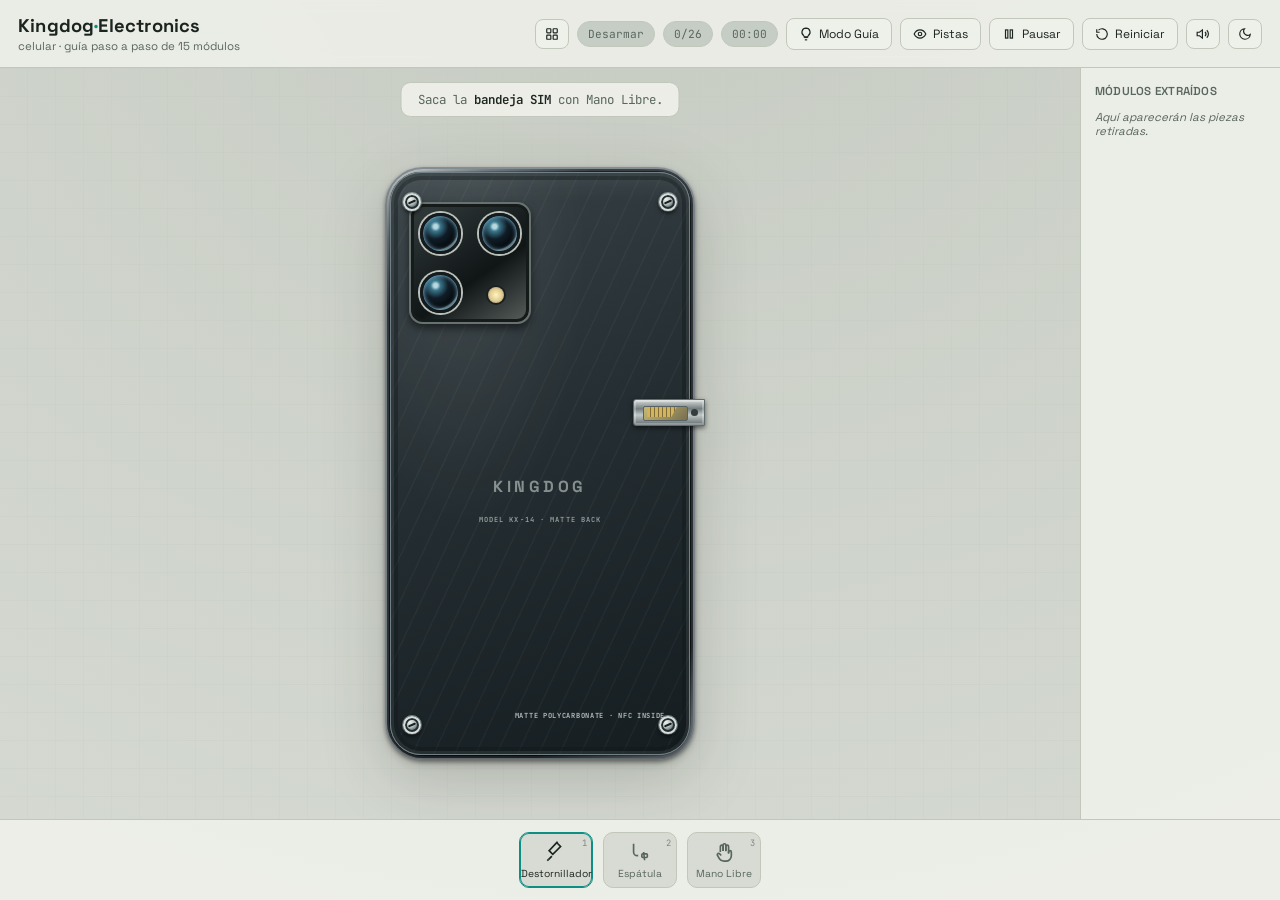
<file: celular.html>
<!DOCTYPE html>
<html lang="es">
<head>
<meta charset="UTF-8">
<meta name="viewport" content="width=device-width, initial-scale=1, viewport-fit=cover">
<title>Kingdog celular</title>
<link rel="preconnect" href="https://fonts.googleapis.com">
<link rel="preconnect" href="https://fonts.gstatic.com" crossorigin>
<link href="https://fonts.googleapis.com/css2?family=Space+Grotesk:wght@500;600;700&family=JetBrains+Mono:wght@400;500;600&display=swap" rel="stylesheet">
<script defer src="app.js"></script>
<style>
  :root {
    --bg: #d7dbd4;
    --bg-2: #c7ccc3;
    --panel: #eef0ea;
    --panel-border: #c1c7ba;
    --text: #1c241f;
    --text-dim: #59665d;
    --cyan: #0e8f83;
    --copper: #9a5726;
    --amber: #b5790e;
    --red: #b23e26;
    --board: #274b36;
    --board-2: #1d3a29;
    --shadow: rgba(20,30,24,0.18);
    --stage-w: min(88vw, 300px);
  }
  @media (prefers-color-scheme: dark) {
    :root:not([data-theme="light"]) {
      --bg: #11171a;
      --bg-2: #0c1113;
      --panel: #1b2426;
      --panel-border: #2b3538;
      --text: #e8ece7;
      --text-dim: #90a09a;
      --cyan: #4fd1c5;
      --copper: #cf9358;
      --amber: #f2b134;
      --red: #e6533c;
      --board: #2f6a4f;
      --board-2: #1f4735;
      --shadow: rgba(0,0,0,0.55);
    }
  }
  :root[data-theme="dark"] {
    --bg: #11171a;
    --bg-2: #0c1113;
    --panel: #1b2426;
    --panel-border: #2b3538;
    --text: #e8ece7;
    --text-dim: #90a09a;
    --cyan: #4fd1c5;
    --copper: #cf9358;
    --amber: #f2b134;
    --red: #e6533c;
    --board: #2f6a4f;
    --board-2: #1f4735;
    --shadow: rgba(0,0,0,0.55);
  }

  * { box-sizing: border-box; }
  html, body {
    height: 100%;
    margin: 0;
    background: radial-gradient(120% 140% at 50% -10%, var(--bg-2), var(--bg));
    color: var(--text);
    font-family: 'Space Grotesk', 'Segoe UI', sans-serif;
    -webkit-tap-highlight-color: transparent;
    overscroll-behavior: none;
  }
  html { scroll-padding-top: env(safe-area-inset-top, 0px); }
  @supports (height: 100dvh) {
    html, body { height: 100dvh; }
  }
  body {
    display: flex;
    flex-direction: column;
    padding-top: env(safe-area-inset-top, 0px);
    padding-bottom: env(safe-area-inset-bottom, 0px);
    user-select: none;
  }
  .app { display: flex; flex-direction: column; height: 100%; min-height: 0; }
  .mono { font-family: 'JetBrains Mono', monospace; }

  /* Top bar */
  .topbar {
    display: flex;
    align-items: center;
    justify-content: space-between;
    gap: 12px;
    padding: 14px 18px;
    border-bottom: 1px solid var(--panel-border);
    background: color-mix(in srgb, var(--panel) 88%, transparent);
    backdrop-filter: blur(6px);
    flex-wrap: wrap;
  }
  .brand { display: flex; flex-direction: column; gap: 2px; }
  .brand h1 { margin: 0; font-size: 1.15rem; font-weight: 700; letter-spacing: 0.01em; }
  .brand h1 span { color: var(--cyan); }
  .brand p { margin: 0; font-size: 0.72rem; color: var(--text-dim); }
  .top-controls { display: flex; align-items: center; gap: 8px; flex-wrap: wrap; }
  .step-pill {
    font-size: 0.7rem;
    padding: 5px 10px;
    border-radius: 999px;
    background: color-mix(in srgb, var(--board) 18%, transparent);
    border: 1px solid var(--panel-border);
    color: var(--text-dim);
  }
  .selector-link { text-decoration: none; }
  .icon-btn {
    display: inline-flex;
    align-items: center;
    gap: 6px;
    font-family: inherit;
    font-size: 0.75rem;
    color: var(--text);
    background: var(--panel);
    border: 1px solid var(--panel-border);
    border-radius: 8px;
    padding: 7px 12px;
    cursor: pointer;
    transition: transform 0.08s ease, border-color 0.15s ease;
  }
  .icon-btn:hover { border-color: var(--cyan); }
  .icon-btn:active { transform: scale(0.96); }
  .icon-btn.active { border-color: var(--amber); color: var(--amber); }
  .icon-btn svg { width: 14px; height: 14px; flex: none; }

  /* Layout*/
  .main {
    flex: 1;
    display: grid;
    grid-template-columns: minmax(0, 1fr) 200px;
    gap: 0;
    min-height: 0;
  }
  .workbench {
    position: relative;
    container-type: size;
    display: flex;
    align-items: center;
    justify-content: center;
    padding: 64px 16px 24px;
    overflow: hidden;
    background:
      repeating-linear-gradient(0deg, transparent, transparent 27px, color-mix(in srgb, var(--panel-border) 40%, transparent) 28px),
      repeating-linear-gradient(90deg, transparent, transparent 27px, color-mix(in srgb, var(--panel-border) 40%, transparent) 28px);
    background-size: 28px 28px;
  }
  .message-bar {
    position: absolute;
    top: 14px;
    left: 50%;
    transform: translateX(-50%);
    max-width: min(92%, 420px);
    text-align: center;
    font-size: 0.78rem;
    color: var(--text-dim);
    padding: 8px 16px;
    border-radius: 10px;
    background: color-mix(in srgb, var(--panel) 92%, transparent);
    border: 1px solid var(--panel-border);
  }
  .message-bar strong { color: var(--text); font-weight: 600; }

  .tray-panel {
    border-left: 1px solid var(--panel-border);
    background: color-mix(in srgb, var(--panel) 92%, transparent);
    padding: 16px 14px;
    display: flex;
    flex-direction: column;
    gap: 10px;
    min-width: 0;
  }
  .tray-panel h2 {
    margin: 0 0 2px 0;
    font-size: 0.72rem;
    letter-spacing: 0.02em;
    color: var(--text-dim);
    font-weight: 600;
  }
  .tray-list { display: flex; flex-direction: column; gap: 8px; overflow-y: auto; }
  .tray-empty { font-size: 0.72rem; color: var(--text-dim); font-style: italic; }
  .tray-item {
    display: flex;
    align-items: center;
    gap: 8px;
    padding: 7px 9px;
    border-radius: 8px;
    background: var(--bg);
    border: 1px solid var(--panel-border);
    font-size: 0.74rem;
    animation: dropIn 0.35s ease;
  }
  .tray-item .swatch { width: 12px; height: 12px; border-radius: 3px; flex: none; }
  .tray-item .count { margin-left: auto; color: var(--text-dim); }
  .tray-item.piece { cursor: grab; touch-action: none; transition: border-color 0.15s ease; }
  .tray-item.piece:hover { border-color: var(--cyan); }
  .tray-item.piece .grip { margin-left: auto; color: var(--text-dim); font-size: 0.7rem; }
  .tray-panel.drop-ok { background: color-mix(in srgb, #3ddc84 18%, var(--panel)); box-shadow: inset 0 0 0 2px #3ddc84; }
  .tray-panel { transition: background 0.15s ease, box-shadow 0.15s ease; }
  .workbench.drop-active { box-shadow: inset 0 0 0 2px color-mix(in srgb, var(--cyan) 70%, transparent); }
  .workbench.drop-active::after {
    content: 'ZONA LIBRE · SUELTA AQUÍ O EN LA BANDEJA';
    position: absolute;
    z-index: 40;
    left: 50%;
    bottom: 8px;
    transform: translateX(-50%);
    max-width: calc(100% - 16px);
    padding: 5px 9px;
    border: 1px dashed var(--cyan);
    border-radius: 999px;
    background: color-mix(in srgb, var(--panel) 92%, transparent);
    color: var(--text);
    font: 600 clamp(0.52rem, 1.7vw, 0.66rem)/1.2 'JetBrains Mono', monospace;
    text-align: center;
    pointer-events: none;
  }
  .workbench.drop-active.drop-ok { box-shadow: inset 0 0 0 3px #3ddc84; }
  .workbench.drop-active.drop-ok::after { border-color: #3ddc84; background: color-mix(in srgb, #3ddc84 18%, var(--panel)); }
  @keyframes dropIn { from { opacity: 0; transform: translateY(-6px); } to { opacity: 1; transform: translateY(0); } }

  /* Toolbar */
  .toolbar {
    display: flex;
    align-items: center;
    justify-content: center;
    gap: 10px;
    padding: 12px 16px;
    border-top: 1px solid var(--panel-border);
    background: color-mix(in srgb, var(--panel) 92%, transparent);
    flex-wrap: wrap;
  }
  .tool-btn {
    display: flex;
    flex-direction: column;
    align-items: center;
    gap: 4px;
    width: 74px;
    padding: 8px 4px 7px;
    border-radius: 10px;
    border: 1px solid var(--panel-border);
    background: var(--bg);
    color: var(--text-dim);
    cursor: pointer;
    font-family: inherit;
  }
  .tool-btn { position: relative; }
  .tool-btn kbd {
    position: absolute; top: 4px; right: 5px;
    font-family: 'JetBrains Mono', monospace; font-size: 0.55rem; color: var(--text-dim);
    opacity: 0.7;
  }
  .tool-btn:focus-visible, .icon-btn:focus-visible, .tray-item.piece:focus-visible { outline: 2px solid var(--cyan); outline-offset: 2px; }
  .tool-btn svg { width: 22px; height: 22px; }
  .tool-btn span { font-size: 0.64rem; }
  .tool-btn.selected {
    border-color: var(--cyan);
    color: var(--text);
    box-shadow: 0 0 0 1px var(--cyan) inset;
  }

  /* Interio de un celular modular */
  .phone-stage {
    position: relative;
    width: var(--stage-w);
    aspect-ratio: 9 / 17.5;
    isolation: isolate;
    filter: drop-shadow(0 18px 30px var(--shadow));
  }
  .phone-stage::before {
    content: '';
    position: absolute;
    inset: -5px;
    z-index: 0;
    border: 2px solid #89939a;
    border-radius: 38px;
    background: linear-gradient(145deg, #dce1dd 0%, #657078 9%, #20272c 18%, #11171a 86%, #849098 100%);
    box-shadow: inset 0 0 0 2px #ffffff25, 0 2px 4px #00000055;
    pointer-events: none;
  }
  .phone-underlay {
    position: absolute;
    inset: 0;
    z-index: 0;
    overflow: hidden;
    border: 1px solid #111619;
    border-radius: 32px;
    background:
      radial-gradient(ellipse at 50% 18%, #647078 0, transparent 48%),
      linear-gradient(150deg, #303b42, #13191d 50%, #354047);
    box-shadow: inset 0 0 0 3px #c7d0d044, inset 0 0 0 7px #101518;
    pointer-events: none;
  }
  .phone-underlay::before {
    content: '';
    position: absolute;
    inset: 2.5%;
    border: 1px solid #dce5e522;
    border-radius: 27px;
    background: repeating-linear-gradient(0deg, transparent 0 18px, #ffffff08 19px 20px);
  }
  .component {
    position: absolute;
    z-index: 1;
    cursor: grab;
    touch-action: none;
    user-select: none;
    transition: transform 0.35s cubic-bezier(.4,0,.2,1), opacity 0.35s ease, box-shadow 0.2s ease;
  }
  .component:active { cursor: grabbing; }
  .part-mark {
    position: absolute;
    z-index: 2;
    left: 5px;
    bottom: 4px;
    color: #f1f4efaa;
    font: 600 clamp(5px, 1.8vw, 8px)/1 'JetBrains Mono', monospace;
    letter-spacing: 0.07em;
    pointer-events: none;
    white-space: nowrap;
  }
  /* Los rótulos no quedan flotando sobre las piezas; la ficha aparece al pasar el cursor. */
  .part-mark { display: none; }
  .info-tooltip {
    position: fixed;
    z-index: 1200;
    display: flex;
    flex-direction: column;
    gap: 4px;
    width: max-content;
    max-width: min(270px, calc(100vw - 24px));
    padding: 9px 11px;
    border: 1px solid color-mix(in srgb, var(--cyan) 66%, var(--panel-border));
    border-radius: 10px;
    background: color-mix(in srgb, var(--panel) 96%, #101619);
    color: var(--text);
    box-shadow: 0 8px 24px var(--shadow);
    font-size: 0.76rem;
    line-height: 1.4;
    pointer-events: none;
    opacity: 0;
    visibility: hidden;
    transform: translateY(4px);
    transition: opacity 0.12s ease, transform 0.12s ease, visibility 0.12s ease;
  }
  .info-tooltip.visible { opacity: 1; visibility: visible; transform: translateY(0); }
  .info-tooltip strong { color: var(--cyan); font-size: 0.8rem; }
  .info-tooltip span { color: var(--text-dim); }

  /* Pantalla (capa inferior) y chasis de magnesio */
  .display-layer {
    inset: 0;
    z-index: 1;
    overflow: hidden;
    border: 3px solid #0a0e10;
    border-radius: 31px;
    background: linear-gradient(150deg, #090d10, #28343c 48%, #101619);
    box-shadow: inset 0 0 0 4px #8a959c66, inset 0 0 0 8px #111719;
  }
  .display-backing {
    position: absolute;
    inset: 5% 7%;
    overflow: hidden;
    border: 1px solid #d8e0e455;
    border-radius: 18px;
    background:
      repeating-linear-gradient(0deg, transparent 0 12px, #dce7eb0d 13px 14px),
      linear-gradient(140deg, #56616a, #20292f 45%, #859096 47%, #323b40 53%, #151b1f);
    box-shadow: inset 0 0 0 2px #00000055;
  }
  .display-backing::before {
    content: 'OLED · LTPO · 120 Hz';
    position: absolute;
    left: 8%;
    top: 7%;
    color: #e1e6e288;
    font: 600 clamp(6px, 1.8vw, 8px)/1 'JetBrains Mono', monospace;
    letter-spacing: 0.08em;
  }
  .display-grid {
    position: absolute;
    inset: 18% 9% 21%;
    border: 1px solid #ffffff20;
    border-radius: 10px;
    background: repeating-linear-gradient(90deg, transparent 0 13px, #ffffff0b 14px 15px), repeating-linear-gradient(0deg, transparent 0 18px, #ffffff08 19px 20px);
  }
  .display-flex {
    position: absolute;
    left: 46%;
    bottom: 0;
    width: 18%;
    height: 22%;
    border-radius: 3px 3px 0 0;
    background: linear-gradient(90deg, #9c612c, #e3b963 28%, #b36e32 60%, #e4bf6c);
    clip-path: polygon(20% 0, 80% 0, 100% 100%, 0 100%);
  }
  .midframe-layer {
    inset: 0;
    z-index: 2;
    overflow: hidden;
    border: 7px solid #859097;
    border-radius: 31px;
    background:
      linear-gradient(90deg, #12191d 0 4%, transparent 4% 96%, #101619 96%),
      linear-gradient(180deg, #49545a 0, #263138 12%, #6b7478 18%, #303a40 40%, #566169 72%, #222b30 100%);
    box-shadow: inset 0 0 0 2px #dce2e033, inset 0 0 0 7px #11171a66, 0 2px 4px #00000044;
  }
  .midframe-layer::before {
    content: '';
    position: absolute;
    inset: 3.5%;
    border: 2px solid #c3cbd044;
    border-radius: 24px;
    box-shadow: inset 0 0 0 4px #171e2266;
    pointer-events: none;
  }
  .frame-support {
    position: absolute;
    border-radius: 5px;
    background: linear-gradient(90deg, #9da5a5, #505a5e 45%, #aeb5b3);
    box-shadow: inset 0 1px 1px #ffffff77, 0 1px 3px #00000066;
    pointer-events: none;
  }
  .frame-support.vertical { top: 20%; bottom: 20%; left: 5%; width: 3%; }
  .frame-support.horizontal { left: 16%; right: 16%; top: 47%; height: 2%; opacity: 0.72; }
  .frame-label {
    position: absolute;
    right: 7%;
    bottom: 4%;
    color: #eef2ee99;
    font: 600 clamp(5px, 1.5vw, 7px)/1 'JetBrains Mono', monospace;
    pointer-events: none;
  }

  /* Placa base: blindajes, SoC, memoria y componentes SMD */
  .mainboard {
    z-index: 3;
    top: 11%;
    left: 8%;
    width: 84%;
    height: 38%;
    overflow: hidden;
    border: 1px solid #101913;
    border-radius: 12px 20px 10px 16px;
    background:
      repeating-linear-gradient(28deg, transparent 0 13px, #94c09a16 14px 15px),
      repeating-linear-gradient(118deg, transparent 0 22px, #cce5b10e 23px 24px),
      linear-gradient(145deg, #39724e, #183e30 50%, #255a3b);
    box-shadow: inset 0 0 0 2px #9ccaa133, 0 4px 9px #00000070;
  }
  .mainboard::before {
    content: '';
    position: absolute;
    inset: 4%;
    border: 1px solid #c5d9b525;
    border-radius: 9px;
    pointer-events: none;
  }
  .chip-package {
    position: absolute;
    display: grid;
    place-items: center;
    border: 2px solid #a2a89f;
    border-radius: 4px;
    background: repeating-linear-gradient(90deg, #1b2428 0 4px, #343e43 5px 6px);
    box-shadow: inset 0 0 0 2px #12191c, 0 2px 4px #00000088;
    color: #d7dfd8;
    font: 600 clamp(5px, 1.7vw, 8px)/1 'JetBrains Mono', monospace;
    text-align: center;
    pointer-events: none;
  }
  .chip-package.soc { left: 34%; top: 26%; width: 33%; height: 43%; border-radius: 7px; background: linear-gradient(145deg, #303b40, #101619 50%, #3f494d); }
  .chip-package.soc::after { content: 'KX · 8 CORE'; }
  .chip-package.storage { left: 7%; top: 22%; width: 20%; height: 24%; background: linear-gradient(145deg, #313b3e, #121719); }
  .chip-package.storage::after { content: 'UFS'; }
  .chip-package.power { right: 7%; top: 18%; width: 19%; height: 26%; background: linear-gradient(145deg, #7c8581, #272e30); }
  .chip-package.power::after { content: 'PMIC'; }
  .chip-package.rf { right: 8%; bottom: 13%; width: 18%; height: 22%; background: linear-gradient(145deg, #5b6564, #171c1e); }
  .chip-package.rf::after { content: 'RF'; }
  .board-shield {
    position: absolute;
    left: 8%;
    bottom: 10%;
    width: 23%;
    height: 29%;
    border: 1px solid #c3c8b7;
    border-radius: 3px;
    background: linear-gradient(145deg, #9ba39b, #4b5654 50%, #b7bdb2);
    box-shadow: inset 0 0 0 2px #28332e, 0 1px 3px #00000088;
    pointer-events: none;
  }
  .smd-row {
    position: absolute;
    width: 22%;
    height: 5%;
    background: repeating-linear-gradient(90deg, #d2b77b 0 3px, #283330 3px 7px);
    opacity: 0.84;
    pointer-events: none;
  }
  .smd-row.one { left: 38%; top: 12%; }
  .smd-row.two { left: 37%; bottom: 11%; }
  .gold-contacts {
    position: absolute;
    left: 8%;
    right: 8%;
    bottom: 3%;
    height: 3%;
    background: repeating-linear-gradient(90deg, #d8b45d 0 3px, transparent 3px 6px);
    pointer-events: none;
  }
  .board-code { position: absolute; left: 35%; bottom: 20%; color: #d8e7cf99; font: 600 clamp(4px, 1.3vw, 6px)/1 'JetBrains Mono', monospace; pointer-events: none; }

  /* Flex de sensores, bateria e bobina de carga sem fio */
  .top-sensors {
    z-index: 5;
    top: 15%;
    right: 8%;
    width: 24%;
    height: 6.5%;
    border: 1px solid #9a672f;
    border-radius: 4px;
    background: linear-gradient(90deg, #c88b3e, #7b4a29 24%, #d5a44d 52%, #8e5628);
    box-shadow: inset 0 0 0 2px #311f17aa, 0 2px 5px #00000077;
  }
  .sensor-dot {
    position: absolute;
    top: 25%;
    width: 24%;
    aspect-ratio: 1;
    border: 2px solid #d4b475;
    border-radius: 50%;
    background: radial-gradient(circle at 35% 30%, #aad8de 0 8%, #1b5360 24%, #080e12 72%);
    box-shadow: 0 0 0 2px #282b29;
  }
  .sensor-dot.first { left: 12%; }
  .sensor-dot.second { right: 12%; background: radial-gradient(circle, #14191a 0 45%, #777d74 55%, #101416 72%); }
  .top-sensors .part-mark { color: #332415; left: 50%; bottom: 3px; transform: translateX(-50%); }
  .earpiece-module {
    z-index: 5;
    top: 5%;
    left: 50%;
    width: 38%;
    height: 6%;
    border: 1px solid #986532;
    border-radius: 5px;
    background: linear-gradient(90deg, #c48b45, #704426 22%, #d6aa58 48%, #704426 75%, #c48b45);
    box-shadow: inset 0 0 0 2px #2b1d16aa, 0 2px 4px #00000088;
  }
  .earpiece-grill {
    position: absolute;
    left: 14%;
    right: 14%;
    top: 32%;
    height: 28%;
    border-radius: 8px;
    background: repeating-linear-gradient(90deg, #121719 0 2px, #687171 2px 3px);
    box-shadow: 0 0 0 1px #d2ad68;
  }
  .earpiece-module .part-mark { color:#342514;left:50%;bottom:-18%;transform:translateX(-50%); }
  .front-camera {
    z-index: 6;
    top: 12%;
    left: 50%;
    width: 15%;
    height: 8%;
    border: 2px solid #7c8788;
    border-radius: 8px;
    background: linear-gradient(145deg,#313a3d,#0f1518 62%,#697277);
    box-shadow: inset 0 0 0 2px #111719,0 2px 4px #00000088;
  }
  .front-lens {
    position:absolute;
    inset:14%;
    border:2px solid #c4cdc4;
    border-radius:50%;
    background:radial-gradient(circle at 35% 30%,#bee3e9 0 8%,#26627a 20%,#071018 66%,#657078 75%,#12191b 85%);
    box-shadow:inset 0 0 4px #a5e5ff;
  }
  .front-camera .part-mark { left:50%; bottom:-20%; transform:translateX(-50%); color:#e0e7e5; }
  .side-flex {
    z-index: 5;
    top: 38%;
    right: 5%;
    width: 10%;
    height: 27%;
    border: 1px solid #7d4c25;
    border-radius: 5px;
    background: linear-gradient(90deg, #87502b, #e3b454 38%, #b46c30 76%, #e0b65b);
    box-shadow: inset 0 0 0 2px #381f16aa, 0 2px 4px #00000066;
  }
  .side-button {
    position: absolute;
    left: 45%;
    width: 70%;
    height: 18%;
    border: 1px solid #d8dbd1;
    border-radius: 3px;
    background: linear-gradient(90deg, #596165, #d2d5cc, #555e60);
    box-shadow: 0 1px 2px #00000099;
  }
  .side-button.volume-up { top: 18%; }
  .side-button.volume-down { top: 43%; }
  .side-button.power { top: 72%; height: 15%; }
  .battery-layer {
    z-index: 6;
    top: 31%;
    left: 23%;
    width: 54%;
    height: 37%;
    overflow: hidden;
    border: 2px solid #c8c5ad;
    border-radius: 14px;
    background:
      repeating-linear-gradient(165deg, transparent 0 18px, #ffffff20 19px 20px),
      linear-gradient(155deg, #eee8d6, #bdb89f 48%, #e5dfcb 51%, #a9a58f);
    box-shadow: inset 0 0 0 2px #ffffff77, inset 0 0 0 5px #5b574a44, 0 5px 10px #00000066;
  }
  .battery-layer::before {
    content: '';
    position: absolute;
    inset: 5%;
    border: 1px solid #55554355;
    border-radius: 9px;
    pointer-events: none;
  }
  .battery-cap {
    position: absolute;
    left: 38%;
    top: -4%;
    width: 24%;
    height: 8%;
    border: 1px solid #e0dfd2;
    border-radius: 0 0 4px 4px;
    background: #565b54;
  }
  .battery-label {
    position: absolute;
    left: 13%;
    right: 13%;
    top: 22%;
    text-align: center;
    color: #3f4138;
    font: 700 clamp(6px, 2vw, 9px)/1.4 'JetBrains Mono', monospace;
    letter-spacing: 0.07em;
    pointer-events: none;
  }
  .battery-label small { display: block; font-size: 0.72em; font-weight: 500; letter-spacing: 0.03em; }
  .battery-icons { position: absolute; bottom: 12%; left: 12%; right: 12%; display: flex; justify-content: space-between; color: #53564b; font: 700 clamp(5px, 1.6vw, 7px)/1 'JetBrains Mono', monospace; pointer-events: none; }
  .battery-barcode { position: absolute; bottom: 11%; left: 37%; width: 27%; height: 10%; background: repeating-linear-gradient(90deg, #2d302a 0 1px, transparent 1px 3px); opacity: 0.65; }
  .nfc-coil {
    z-index: 7;
    top: 29%;
    left: 15%;
    width: 70%;
    height: 43%;
    overflow: hidden;
    border: 1px solid #b87f44aa;
    border-radius: 17px;
    background:
      repeating-radial-gradient(ellipse at 50% 50%, transparent 0 7px, #c7854677 8px 9px, transparent 10px 13px),
      linear-gradient(140deg, #222b2b88, #42423a99 52%, #161e20aa);
    box-shadow: inset 0 0 0 2px #d7a66544, 0 3px 7px #00000055;
  }
  .nfc-coil::before {
    content: '';
    position: absolute;
    inset: 8% 12%;
    border: 2px solid #d4944e;
    border-radius: 44%;
    box-shadow: inset 0 0 0 3px #3b2d20, inset 0 0 0 5px #c27a3d, 0 0 0 1px #f0ca7c;
    pointer-events: none;
  }
  .nfc-coil::after {
    content: 'NFC · Qi';
    position: absolute;
    top: 5%;
    left: 5%;
    color: #f0c688;
    font: 700 clamp(5px, 1.8vw, 8px)/1 'JetBrains Mono', monospace;
    letter-spacing: 0.08em;
    pointer-events: none;
  }

  /* Conjunto de tres cámaras con lentes de cristal */
  .rear-cameras {
    z-index: 8;
    top: 6%;
    left: 7%;
    width: 38%;
    height: 19%;
    border: 2px solid #677178;
    border-radius: 12px;
    background: linear-gradient(145deg, #303a40, #11171a 60%, #505c61);
    box-shadow: inset 0 0 0 2px #101416, 0 4px 8px #00000099;
  }
  .camera-lens {
    position: absolute;
    width: 34%;
    aspect-ratio: 1;
    border: 3px solid #151a1c;
    border-radius: 50%;
    background: radial-gradient(circle at 35% 30%, #b8d7df 0 6%, #387086 14%, #101d28 36%, #05090c 68%, #48525a 72%, #111619 82%);
    box-shadow: 0 0 0 2px #b9c0ba, inset 0 0 5px #91daff;
  }
  .camera-lens.one { top: 8%; left: 8%; }
  .camera-lens.two { top: 8%; right: 8%; }
  .camera-lens.three { bottom: 8%; left: 8%; }
  .camera-flash { position: absolute; right: 18%; bottom: 18%; width: 14%; aspect-ratio:1; border-radius:50%; background: radial-gradient(circle, #fff4b1, #d8c78f 55%, #64655e); box-shadow:0 0 0 2px #1b2022; }
  .camera-depth { position:absolute;right:12%;top:15%;width:8%;aspect-ratio:1;border-radius:50%;background:#11191b;box-shadow:0 0 0 2px #969f9c; }
  .rear-cameras .part-mark { right: 6px; left: auto; bottom: 5px; }

  /* Altavoz, placa secundaria USB-C y motor de vibración */
  .speaker-module {
    z-index: 9;
    left: 8%;
    bottom: 13%;
    width: 84%;
    height: 10%;
    overflow: hidden;
    border: 2px solid #111619;
    border-radius: 12px 12px 8px 8px;
    background: radial-gradient(circle, #101518 0 1px, #5c6466 1.5px 2px, #1b2225 2.5px) 0 0 / 7px 7px, linear-gradient(180deg, #30393d, #101619);
    box-shadow: inset 0 0 0 2px #a5ada955, 0 3px 7px #00000088;
  }
  .speaker-module::before { content: ''; position:absolute; inset:10% 4%; border:1px solid #aeb7b355; border-radius:8px; pointer-events:none; }
  .speaker-module::after { content: 'LOUDSPEAKER · 1.2 W'; position:absolute; right:5%; top:7%; color:#d4d8d399; font:600 clamp(4px,1.35vw,6px)/1 'JetBrains Mono',monospace; pointer-events:none; }
  .speaker-port { position:absolute;left:42%;bottom:-4%;width:16%;height:24%;border:2px solid #bbc2c2;border-radius:4px 4px 0 0;background:#0b1114; }
  .charging-board {
    z-index: 10;
    left: 20%;
    bottom: 3%;
    width: 60%;
    height: 12%;
    overflow: hidden;
    border: 1px solid #142d25;
    border-radius: 8px 8px 13px 13px;
    background: repeating-linear-gradient(25deg, transparent 0 9px, #c4a25625 10px 11px), linear-gradient(135deg, #347051, #153f32 58%, #2a6948);
    box-shadow: inset 0 0 0 2px #9dcc8944, 0 3px 7px #00000099;
  }
  .charging-board::before { content:'';position:absolute;left:12%;right:12%;top:18%;height:14%;background:repeating-linear-gradient(90deg,#d5b557 0 2px,transparent 2px 5px); }
  .usb-c-port { position:absolute;left:34%;bottom:0;width:32%;height:38%;border:2px solid #c5ccc7;border-bottom:0;border-radius:7px 7px 0 0;background:linear-gradient(180deg,#4c5556,#101518);box-shadow:inset 0 0 0 2px #11191c; }
  .usb-c-port::after { content:'';position:absolute;left:28%;right:28%;top:36%;height:23%;border-radius:3px;background:#141a1b;box-shadow:0 0 0 1px #d3b364; }
  .charging-mic { position:absolute;left:13%;bottom:18%;width:7%;aspect-ratio:1;border-radius:50%;background:#111719;box-shadow:0 0 0 2px #d1b363; }
  .charging-board .part-mark { top: 16%; left: 6%; bottom:auto; }
  .vibrator {
    z-index: 11;
    right: 7%;
    bottom: 23%;
    width: 18%;
    aspect-ratio: 1;
    border: 2px solid #687277;
    border-radius: 50%;
    background: radial-gradient(circle at 40% 35%, #f0f0dc, #929b9b 32%, #343d40 50%, #b4b9b3 63%, #495256 72%);
    box-shadow: inset 0 0 0 2px #12181b, 0 3px 6px #00000099;
  }
  .vibrator::before { content:'';position:absolute;left:48%;top:12%;width:20%;height:38%;border-radius:4px;background:#c4a75d;transform:rotate(24deg);box-shadow:0 1px 2px #000; }
  .vibrator::after { content:'TAPTIC';position:absolute;left:50%;bottom:14%;transform:translateX(-50%);color:#242a2c;font:700 clamp(4px,1.2vw,6px)/1 'JetBrains Mono',monospace; }

  /* Tapa trasera opaca: el contraste deja ver claramente los tornillos y sus alojamientos. */
  .cover-layer {
    inset: 0;
    z-index: 30;
    overflow: hidden;
    border: 1px solid #718084;
    border-radius: 31px;
    background:
      radial-gradient(ellipse at 25% 14%, #ffffff13, transparent 38%),
      repeating-linear-gradient(115deg, transparent 0 17px, #ffffff08 18px 19px),
      linear-gradient(155deg, #384246 0%, #242d31 48%, #151d21 100%);
    box-shadow: inset 0 0 0 3px #aab5b21c, inset 0 0 0 7px #10171966, inset 0 24px 36px -26px #ffffff26, 0 4px 12px #00000077;
  }

  .cover-logo {
    position: absolute;
    left: 50%;
    top: 54%;
    transform: translate(-50%,-50%);
    color: #dce4df8a;
    font: 700 clamp(10px, 4vw, 16px)/1 'Space Grotesk', sans-serif;
    letter-spacing: 0.22em;
    pointer-events: none;
  }
  .cover-model { position:absolute;left:50%;top:59%;transform:translateX(-50%);color:#d5ded9aa;font:600 clamp(5px,1.6vw,7px)/1 'JetBrains Mono',monospace;letter-spacing:.16em;pointer-events:none; }
  .cam-bump {
    position: absolute;
    top: 5%;
    left: 6%;
    width: 41%;
    height: 21%;
    border: 2px solid #68716d;
    border-radius: 14px;
    background: linear-gradient(145deg, #333c3c, #101516 60%, #59605d);
    box-shadow: inset 0 0 0 3px #151a1b, 0 4px 8px #00000088;
    pointer-events: none;
  }
  .cover-lens { position:absolute;width:34%;aspect-ratio:1;border:3px solid #151a1c;border-radius:50%;background:radial-gradient(circle at 36% 30%,#b8d8df 0 6%,#39758a 15%,#101d27 38%,#05090c 68%,#59615f 73%,#111719 82%);box-shadow:0 0 0 2px #b9c0ba,inset 0 0 5px #91daff; }
  .cover-lens.first { top:8%;left:8%; }
  .cover-lens.second { top:8%;right:8%; }
  .cover-lens.third { bottom:8%;left:8%; }
  .cover-flash { position:absolute;right:21%;bottom:16%;width:14%;aspect-ratio:1;border-radius:50%;background:radial-gradient(circle,#fff4bd,#e0ca91 55%,#74756d);box-shadow:0 0 0 2px #1a2020; }
  .cover-mark { position:absolute;right:8%;bottom:6%;color:#e4ebe6cc;font:600 clamp(5px,1.5vw,7px)/1 'JetBrains Mono',monospace;letter-spacing:.1em;pointer-events:none; }
  .sim-tray {
    z-index: 40;
    top: 39%;
    right: -5%;
    width: 24%;
    height: 4.5%;
    border: 1px solid #626b6d;
    border-radius: 3px 0 0 3px;
    background: linear-gradient(180deg, #d8dcda, #737d80 35%, #c0c8c7 60%, #626b6e);
    box-shadow: inset 0 0 0 2px #ffffff44, 0 2px 5px #00000088;
  }
  .sim-tray::before { content:'';position:absolute;left:13%;top:22%;width:61%;height:55%;border:1px solid #596265;border-radius:2px;background:linear-gradient(135deg,#c7b873,#766f50); }
  .sim-tray::after { content:'';position:absolute;right:9%;top:35%;width:10%;height:30%;border-radius:50%;background:#353d3f; }
  .sim-gold { position:absolute;left:19%;top:29%;width:42%;height:40%;background:repeating-linear-gradient(90deg,#d2b45f 0 3px,#806c39 3px 4px);clip-path:polygon(0 0,100% 0,82% 100%,0 100%); }

  /* Conectores ZIF: la espátula los levanta y vuelve a encajarlos */
  .connector {
    position: absolute;
    z-index: 22;
    display: block;
    width: clamp(20px, 13%, 38px);
    height: clamp(10px, 3.3%, 17px);
    padding: 0;
    border: 1px solid #8c572c;
    border-radius: 3px;
    background: linear-gradient(180deg, #edc372, #a36130 42%, #e7bc65 58%, #764523);
    box-shadow: inset 0 0 0 2px #402515aa, 0 2px 4px #00000099;
    cursor: crosshair;
    touch-action: none;
    transition: transform 0.22s ease, opacity 0.22s ease, box-shadow 0.22s ease;
  }
  .connector::before { content:'';position:absolute;left:18%;right:18%;top:28%;height:35%;border-radius:1px;background:repeating-linear-gradient(90deg,#e8d68e 0 2px,#744421 2px 4px); }
  .connector::after { content:'';position:absolute;right:-4px;top:20%;width:5px;height:60%;border-radius:0 2px 2px 0;background:#d3d8cf;box-shadow:0 0 0 1px #303839; }
  .connector.disconnected { transform: translateY(-7px) rotate(-4deg); opacity: 0.62; outline: 1px dashed #f5d690; outline-offset: 2px; box-shadow: 0 5px 8px #00000088; }
  .connector.centered { transform: translateX(-50%); }
  .connector.centered.disconnected { transform: translate(-50%, -7px) rotate(-4deg); }
  .connector:focus-visible { outline: 2px solid var(--cyan); outline-offset: 3px; }
  [data-tool="espatula"] .connector { cursor: crosshair; }
  .connector.blocker-flash { outline: 2px solid var(--red); }

  /* Tornillos reales y progreso de giro */
  .screw {
    position: absolute;
    width: clamp(10px, 5%, 18px);
    height: auto;
    aspect-ratio: 1;
    border: 0;
    border-radius: 50%;
    background: radial-gradient(circle at 35% 30%, #e4ddc7, #9ba19b 40%, #414b4e 75%);
    box-shadow: 0 2px 4px #00000088, inset 0 0 0 1px #171d1f, 0 0 0 1px #d4d9d277;
    cursor: pointer;
    touch-action: none;
    transition: transform 0.3s ease, opacity 0.3s ease;
  }
  .screw::after {
    content: '';
    position: absolute;
    top: 50%; left: 22%; right: 22%;
    height: 2px;
    border-radius: 2px;
    background: #182023;
    transform: translateY(-50%) rotate(-24deg);
  }
  .screw::before {
    content: '';
    position: absolute;
    inset: -4px;
    border-radius: 50%;
    opacity: 0;
    background: conic-gradient(var(--cyan) calc(var(--p, 0) * 1%), transparent 0);
    -webkit-mask: radial-gradient(circle, transparent 55%, #000 58%);
            mask: radial-gradient(circle, transparent 55%, #000 58%);
  }
  .screw.spinning::before { opacity: 1; animation: ringFill var(--hold, 550ms) linear forwards; }
  .screw.spinning::after { animation: spinLine 0.65s linear infinite; }
  .screw.spinning.reverse::after { animation-direction: reverse; }
  .screw.gone { background: radial-gradient(circle, #000000aa 0, #00000050 72%); box-shadow: inset 0 2px 4px #000000b0, 0 0 0 1px #ffffff35; }
  .screw.gone::after { opacity: 0; }
  .cover-layer .screw { width: clamp(14px, 6%, 22px); border: 2px solid #d4dedc; background: radial-gradient(circle at 34% 28%, #f0f3eb, #aeb9b6 43%, #394448 77%); box-shadow: inset 0 0 0 2px #263034, 0 2px 4px #000b, 0 0 0 1px #dfe8e088; }
  .cover-layer .screw.gone { background: radial-gradient(circle, #080d0f 0 24%, #323c40 29% 44%, #c3cecd 49% 57%, #20292c 62% 100%); box-shadow: inset 0 0 0 2px #0c1214, 0 1px 4px #000c, 0 0 0 1px #e3ece766; }
  @property --p { syntax: '<number>'; inherits: false; initial-value: 0; }
  @keyframes ringFill { from { --p: 0; } to { --p: 100; } }
  @keyframes spinLine { from { transform: translateY(-50%) rotate(0deg); } to { transform: translateY(-50%) rotate(360deg); } }

  /* Una pieza retirada deja ver su hueco y el componente que estaba debajo. */
  .phone-stage .part-removed {
    z-index: 2 !important;
    background: transparent !important;
    background-image: none !important;
    box-shadow: none !important;
    border: 2px dashed #f4f7f0aa !important;
    outline: 1px dashed #00000066;
    outline-offset: 1px;
    pointer-events: none !important;
    cursor: default;
    clip-path: none !important;
  }
  .phone-stage .cover-layer.part-removed { border-color: #d0d7d0; }
  .part-removed > * { visibility: hidden !important; }
  .part-removed::before, .part-removed::after { display: none !important; }
  .phone-stage .part-removed.slot-ok {
    border: 2px solid #3ddc84 !important;
    background: #3ddc8426 !important;
    box-shadow: 0 0 0 4px #3ddc8444, 0 0 18px #3ddc84aa !important;
  }
  .phone-stage .part-removed.slot-bad {
    border: 2px solid var(--red) !important;
    background: #e6533c26 !important;
    box-shadow: 0 0 0 4px #e6533c44, 0 0 18px #e6533caa !important;
  }
  .drag-ghost {
    position: fixed !important;
    margin: 0;
    z-index: 1000;
    pointer-events: none !important;
    transition: none;
    cursor: grabbing;
    filter: drop-shadow(0 14px 18px var(--shadow));
  }
  .blocker-flash { box-shadow: 0 0 0 3px var(--red), 0 0 14px var(--red) !important; outline: none; }

  .blocked-shake { animation: shake 0.4s ease; box-shadow: 0 0 0 2px var(--red) !important; }
  @keyframes shake {
    10%, 90% { transform: translateX(-2px); }
    20%, 80% { transform: translateX(4px); }
    30%, 50%, 70% { transform: translateX(-7px); }
    40%, 60% { transform: translateX(7px); }
  }

  .xray-target { animation: pulseGlow 1.1s ease-in-out infinite; }
  @keyframes pulseGlow {
    0%, 100% { box-shadow: 0 0 0 0 color-mix(in srgb, var(--amber) 70%, transparent); }
    50% { box-shadow: 0 0 0 8px color-mix(in srgb, var(--amber) 0%, transparent); }
  }

  .success-overlay, .pause-overlay {
    position: absolute;
    inset: 0;
    display: flex;
    align-items: center;
    justify-content: center;
    background: color-mix(in srgb, var(--bg) 82%, transparent);
    backdrop-filter: blur(2px);
    opacity: 0;
    pointer-events: none;
    transition: opacity 0.3s ease;
    flex-direction: column;
    gap: 12px;
    text-align: center;
    padding: 20px;
    z-index: 80;
  }
  .success-overlay.show, .pause-overlay.show { opacity: 1; pointer-events: auto; }
  .success-overlay h2, .pause-overlay h2 { margin: 0; font-size: 1.2rem; }
  .success-overlay p, .pause-overlay p { margin: 0; color: var(--text-dim); font-size: 0.82rem; max-width: 260px; }

  [data-tool="destornillador"] .screw { cursor: cell; }
  [data-tool="espatula"] .connector { cursor: crosshair; }
  .icon-btn.icon-only { padding: 7px 9px; }
  .timer-pill { min-width: 52px; text-align: center; }
  .stats { font-size: 0.78rem; color: var(--text); }
  .stats .record { color: var(--amber); font-weight: 600; }
  .sr-only { position: absolute; width: 1px; height: 1px; overflow: hidden; clip: rect(0 0 0 0); white-space: nowrap; }
  .paused .component, .paused .connector, .paused .screw, .paused .tool-btn, .paused .tray-panel { pointer-events: none; opacity: 0.5; }

  @supports (width: 1cqh) {
    .phone-stage { width: min(var(--stage-w), 51.42cqh); }
  }

  @media (max-width: 720px) {
    .main { grid-template-columns: minmax(0, 1fr); grid-template-rows: minmax(0, 1fr) auto; }
    .tray-panel { border-left: none; border-top: 1px solid var(--panel-border); flex-direction: row; align-items: center; max-height: 96px; min-height: 72px; padding: 10px 12px; }
    .tray-list { min-width: 0; min-height: 0; flex-direction: row; overflow-x: auto; overflow-y: hidden; }
    .tray-item { flex: 0 0 auto; }
    .tray-panel h2 { display: none; }
    :root { --stage-w: min(70vw, 260px); }
    .topbar { padding: 8px 12px; gap: 8px; }
    .brand p { display: none; }
    .top-controls { gap: 6px; }
    .icon-btn { padding: 6px 9px; white-space: nowrap; }
    .workbench { padding: 56px 12px 22px; }
    .message-bar { top: 8px; max-width: 96%; width: 96%; font-size: 0.7rem; padding: 6px 10px; }
    .toolbar { padding: 8px 10px; gap: 8px; }
  }

  /* En móvil horizontal, se aprovecha el ancho y la bandeja vuelve al lateral. */
  @media (max-width: 720px) and (orientation: landscape) {
    .main { grid-template-columns: minmax(0, 1fr) minmax(132px, 23vw); grid-template-rows: minmax(0, 1fr); }
    .tray-panel { border-left: 1px solid var(--panel-border); border-top: 0; flex-direction: column; align-items: stretch; max-height: none; min-height: 0; padding: 8px; }
    .tray-panel h2 { display: block; }
    .tray-list { min-width: 0; min-height: 0; flex-direction: column; overflow-x: hidden; overflow-y: auto; }
    .tray-item { width: 100%; }
    :root { --stage-w: min(60vw, 260px); }
    .topbar { padding: 6px 10px; gap: 6px; }
    .brand h1 { font-size: 1rem; }
    .top-controls { gap: 5px; }
    .icon-btn { min-height: 32px; padding: 4px 6px; gap: 4px; font-size: 0.66rem; }
    .icon-btn svg { width: 12px; height: 12px; }
    .step-pill { padding: 4px 7px; font-size: 0.62rem; }
    .workbench { padding: 42px 8px 20px; }
    .message-bar { top: 6px; font-size: 0.64rem; padding: 5px 8px; }
    .toolbar { padding: 6px 8px; gap: 6px; }
    .tool-btn { width: auto; min-width: 54px; flex-direction: row; gap: 5px; padding: 6px 8px; white-space: nowrap; }
    .tool-btn kbd { display: none; }
    .tool-btn svg { width: 18px; height: 18px; }
    .tool-btn span { font-size: 0.6rem; }
  }

  /* También compacta pantallas panorámicas bajas (por ejemplo, un teléfono girado). */
  @media (orientation: landscape) and (max-height: 540px) {
    .topbar { padding: 6px 10px; gap: 6px; }
    .brand h1 { font-size: 1rem; }
    .brand p { display: none; }
    .top-controls { gap: 5px; }
    .icon-btn { min-height: 32px; padding: 4px 6px; gap: 4px; font-size: 0.66rem; }
    .icon-btn svg { width: 12px; height: 12px; }
    .step-pill { padding: 4px 7px; font-size: 0.62rem; }
    .workbench { padding: 44px 10px 18px; }
    .message-bar { top: 6px; font-size: 0.66rem; padding: 5px 8px; }
    .toolbar { padding: 6px 8px; gap: 6px; }
    .tool-btn { width: auto; min-width: 54px; flex-direction: row; gap: 5px; padding: 6px 8px; white-space: nowrap; }
    .tool-btn kbd { display: none; }
    .tool-btn svg { width: 18px; height: 18px; }
    .tool-btn span { font-size: 0.64rem; }
  }

  @media (prefers-reduced-motion: reduce) {
    .info-tooltip { transition: none; }
    .screw.spinning::after { animation: none; }
    .screw.spinning::before { animation-duration: 0.01ms; }
    .xray-target { animation: none; box-shadow: 0 0 0 3px var(--amber); }
    .tray-item { animation: none; }
  }
</style>
</head>
<body>

<div class="app" id="app" data-tool="destornillador">

  <div class="topbar">
    <div class="brand">
      <h1>Kingdog<span>·</span>Electronics</h1>
      <p id="modeLabel">celular · guía paso a paso de 15 módulos</p>
    </div>
    <div class="top-controls">
      <a class="icon-btn icon-only selector-link" href="index.html" title="Elegir otro dispositivo" aria-label="Volver a elegir dispositivo">
        <svg viewBox="0 0 24 24" fill="none" stroke="currentColor" stroke-width="2"><rect x="3" y="3" width="7" height="7" rx="1"/><rect x="14" y="3" width="7" height="7" rx="1"/><rect x="3" y="14" width="7" height="7" rx="1"/><rect x="14" y="14" width="7" height="7" rx="1"/></svg>
      </a>
      <span class="step-pill mono" id="goalPill" title="Objetivo actual">Desarmar</span>
      <span class="step-pill mono" id="stepPill">0/26</span>
      <span class="step-pill mono timer-pill" id="timerPill" title="Tiempo">00:00</span>
      <button class="icon-btn" id="modeBtn" title="Cambiar entre Modo Guía y Modo Libre" aria-pressed="true">
        <svg viewBox="0 0 24 24" fill="none" stroke="currentColor" stroke-width="2"><path d="M9 18h6"/><path d="M10 22h4"/><path d="M12 2a7 7 0 0 0-4 12.7c.6.5 1 1.3 1 2.3h6c0-1 .4-1.8 1-2.3A7 7 0 0 0 12 2Z"/></svg>
        <span id="modeBtnText">Modo Guía</span>
      </button>
      <button class="icon-btn" id="xrayBtn" title="Resaltar la siguiente pieza (H)" aria-pressed="false">
        <svg viewBox="0 0 24 24" fill="none" stroke="currentColor" stroke-width="2"><circle cx="12" cy="12" r="3"/><path d="M2 12s3.5-7 10-7 10 7 10 7-3.5 7-10 7-10-7-10-7Z"/></svg>
        Pistas
      </button>
      <button class="icon-btn" id="pauseBtn" title="Pausar (P)">
        <svg viewBox="0 0 24 24" fill="none" stroke="currentColor" stroke-width="2"><rect x="6" y="5" width="4" height="14"/><rect x="14" y="5" width="4" height="14"/></svg>
        Pausar
      </button>
      <button class="icon-btn" id="resetBtn" title="Reiniciar (R)">
        <svg viewBox="0 0 24 24" fill="none" stroke="currentColor" stroke-width="2"><path d="M3 12a9 9 0 1 0 3-6.7"/><path d="M3 4v5h5"/></svg>
        Reiniciar
      </button>
      <button class="icon-btn icon-only" id="soundBtn" title="Sonido (M)" aria-label="Activar o silenciar sonido" aria-pressed="true">
        <svg viewBox="0 0 24 24" fill="none" stroke="currentColor" stroke-width="2"><path d="M11 5 6 9H2v6h4l5 4V5Z"/><path id="soundWaves" d="M15.5 8.5a5 5 0 0 1 0 7M18.5 5.5a9 9 0 0 1 0 13"/></svg>
      </button>
      <button class="icon-btn icon-only" id="themeBtn" title="Tema claro / oscuro" aria-label="Cambiar tema claro u oscuro">
        <svg viewBox="0 0 24 24" fill="none" stroke="currentColor" stroke-width="2"><path d="M21 12.8A9 9 0 1 1 11.2 3a7 7 0 0 0 9.8 9.8Z"/></svg>
      </button>
    </div>
  </div>

  <div class="main">
    <div class="workbench" id="workbench">
      <div class="message-bar mono" id="messageBar" role="status" aria-live="polite">Selecciona el <strong>destornillador</strong> y quita los tornillos.</div>

      <div class="phone-stage" id="phoneStage" aria-label="Modelo didáctico de teléfono modular">
        <div class="phone-underlay" aria-hidden="true"></div>

        <div class="component display-layer" id="display" aria-label="Pantalla OLED y digitalizador">
          <div class="display-backing"><div class="display-grid"></div></div>
          <div class="display-flex"></div>
          <span class="part-mark">DISPLAY ASSEMBLY · 6.7 IN</span>
        </div>

        <div class="component midframe-layer" id="midFrame" aria-label="Chasis intermedio">
          <div class="frame-support vertical"></div>
          <div class="frame-support horizontal"></div>
          <span class="frame-label">AL-MG · STRUCTURAL MIDFRAME</span>
          <div class="screw" id="screw-frame-tl" style="top:5%;left:7%;"></div>
          <div class="screw" id="screw-frame-tr" style="top:5%;right:7%;"></div>
          <div class="screw" id="screw-frame-bl" style="bottom:5%;left:7%;"></div>
          <div class="screw" id="screw-frame-br" style="bottom:5%;right:7%;"></div>
        </div>

        <div class="component mainboard" id="mainboard" aria-label="Placa base con procesador y memoria">
          <div class="board-shield"></div>
          <div class="chip-package storage"></div>
          <div class="chip-package soc"></div>
          <div class="chip-package power"></div>
          <div class="chip-package rf"></div>
          <div class="smd-row one"></div><div class="smd-row two"></div>
          <div class="gold-contacts"></div>
          <span class="board-code">KINGDOG · LOGIC BOARD REV 2.4</span>
          <div class="screw" id="screw-board-tl" style="top:7%;left:7%;"></div>
          <div class="screw" id="screw-board-br" style="bottom:7%;left:80%;"></div>
          <span class="part-mark">SoC · RAM · UFS · PMIC · RF</span>
        </div>

        <div class="component top-sensors" id="topSensors" aria-label="Flex de sensores de proximidad y luz ambiental">
          <div class="sensor-dot first"></div><div class="sensor-dot second"></div>
          <span class="part-mark">PROX · ALS FLEX</span>
        </div>
        <div class="component earpiece-module" id="earpiece" aria-label="Auricular superior">
          <div class="earpiece-grill"></div><span class="part-mark">EARPIECE SPEAKER</span>
        </div>
        <div class="component front-camera" id="frontCamera" aria-label="Cámara frontal">
          <div class="front-lens"></div><span class="part-mark">SELFIE CAM</span>
        </div>

        <div class="component side-flex" id="sideFlex" aria-label="Flex de botones laterales y antena">
          <div class="side-button volume-up"></div><div class="side-button volume-down"></div><div class="side-button power"></div>
          <span class="part-mark">SIDE KEY</span>
        </div>

        <div class="component battery-layer" id="battery" aria-label="Batería de polímero de litio">
          <div class="battery-cap"></div>
          <div class="battery-label">KINGDOG ENERGY<small>Li-ion polymer · 5000 mAh · 3.87 V</small><small>DESIGNED FOR SAFE REPAIR</small></div>
          <div class="battery-barcode"></div>
          <div class="battery-icons"><span>＋</span><span>CE</span><span>♻</span><span>−</span></div>
        </div>

        <div class="component nfc-coil" id="nfcCoil" aria-label="Bobina NFC y carga inalámbrica">
          <span class="part-mark">WIRELESS CHARGING COIL</span>
        </div>

        <div class="component rear-cameras" id="rearCameras" aria-label="Módulo triple de cámaras traseras">
          <div class="camera-lens one"></div><div class="camera-lens two"></div><div class="camera-lens three"></div>
          <div class="camera-flash"></div><div class="camera-depth"></div>
          <span class="part-mark">WIDE · ULTRAWIDE · TELE</span>
        </div>

        <div class="component speaker-module" id="speaker" aria-label="Altavoz inferior">
          <div class="speaker-port"></div>
          <div class="screw" id="screw-speaker-left" style="top:16%;left:6%;"></div>
          <div class="screw" id="screw-speaker-right" style="top:16%;right:6%;"></div>
          <span class="part-mark">BOTTOM LOUDSPEAKER · ACOUSTIC SEAL</span>
        </div>

        <div class="component charging-board" id="chargingBoard" aria-label="Placa secundaria USB-C y micrófono">
          <div class="usb-c-port"></div><div class="charging-mic"></div>
          <div class="screw" id="screw-charge-left" style="top:15%;left:7%;"></div>
          <div class="screw" id="screw-charge-right" style="top:15%;right:7%;"></div>
          <span class="part-mark">USB-C SUBBOARD · MIC</span>
        </div>

        <div class="component vibrator" id="vibrator" aria-label="Motor háptico de vibración">
          <span class="part-mark">LINEAR HAPTIC</span>
        </div>

        <div class="connector centered" id="batteryConnector" role="button" tabindex="0" aria-label="Flex de batería, conectado" aria-pressed="true" style="top:29%;left:50%;"></div>
        <div class="connector" id="cameraConnector" role="button" tabindex="0" aria-label="Flex de cámaras, conectado" aria-pressed="true" style="top:22%;left:43%;"></div>
        <div class="connector" id="topSensorsConnector" role="button" tabindex="0" aria-label="Flex del módulo superior, conectado" aria-pressed="true" style="top:22%;right:16%;"></div>
        <div class="connector" id="sideFlexConnector" role="button" tabindex="0" aria-label="Flex de botones laterales, conectado" aria-pressed="true" style="top:49%;right:11%;"></div>
        <div class="connector" id="interconnectConnector" role="button" tabindex="0" aria-label="Flex de interconexión USB-C, conectado" aria-pressed="true" style="top:74%;left:63%;"></div>
        <div class="connector centered" id="displayConnector" role="button" tabindex="0" aria-label="Flex de pantalla, conectado" aria-pressed="true" style="bottom:6%;left:50%;"></div>

        <div class="component cover-layer" id="cover" aria-label="Tapa trasera opaca de policarbonato">
          <div class="cam-bump">
            <div class="cover-lens first"></div><div class="cover-lens second"></div><div class="cover-lens third"></div>
            <div class="cover-flash"></div>
          </div>
          <div class="cover-logo">KINGDOG</div>
          <div class="cover-model">MODEL KX-14 · MATTE BACK</div>
          <span class="cover-mark">MATTE POLYCARBONATE · NFC INSIDE</span>
          <div class="screw" id="screw-cover-tl" style="top:3.5%;left:4%;"></div>
          <div class="screw" id="screw-cover-tr" style="top:3.5%;right:4%;"></div>
          <div class="screw" id="screw-cover-bl" style="bottom:3.5%;left:4%;"></div>
          <div class="screw" id="screw-cover-br" style="bottom:3.5%;right:4%;"></div>
        </div>

        <div class="component sim-tray" id="simTray" aria-label="Bandeja nano-SIM">
          <div class="sim-gold"></div>
        </div>
      </div>

      <div class="pause-overlay" id="pauseOverlay">
        <h2>Pausado</h2>
        <p>El desarmado está en pausa. Reanuda cuando quieras seguir.</p>
        <button class="icon-btn" id="resumeBtn">Reanudar</button>
      </div>

      <div class="success-overlay" id="successOverlay">
        <h2 id="successTitle">Teléfono completamente desmontado</h2>
        <p id="successText">Retiraste los 15 módulos principales del teléfono. Ahora puedes volver a montarlo.</p>
        <p class="stats mono" id="successStats"></p>
        <button class="icon-btn" id="playAgainBtn">Volver a armar</button>
        <button class="icon-btn" id="restartBtn" hidden>Empezar de nuevo</button>
      </div>
    </div>

    <div class="tray-panel">
      <h2>MÓDULOS EXTRAÍDOS</h2>
      <div class="tray-list" id="trayList">
        <div class="tray-empty" id="trayEmpty">Aquí aparecerán las piezas retiradas.</div>
      </div>
    </div>
  </div>

  <div class="toolbar">
    <button class="tool-btn selected" data-tool="destornillador" aria-pressed="true" id="toolScrewdriver">
      <svg viewBox="0 0 24 24" fill="none" stroke="currentColor" stroke-width="1.8"><path d="M14 3l3 3-8.5 8.5-4-4L13 1.5z"/><path d="M4 20l3.5-3.5"/><path d="M2.5 21.5l1.5-1.5"/></svg>
      <kbd>1</kbd><span>Destornillador</span>
    </button>
    <button class="tool-btn" data-tool="espatula" aria-pressed="false" id="toolSpatula">
      <svg viewBox="0 0 24 24" fill="none" stroke="currentColor" stroke-width="1.8"><path d="M5 3v9a4 4 0 0 0 4 4h1"/><path d="M17 21l-1-9"/><rect x="14" y="14" width="6" height="4" rx="1"/></svg>
      <kbd>2</kbd><span>Espátula</span>
    </button>
    <button class="tool-btn" data-tool="mano" aria-pressed="false" id="toolHand">
      <svg viewBox="0 0 24 24" fill="none" stroke="currentColor" stroke-width="1.8"><path d="M8 12V6a1.5 1.5 0 0 1 3 0v5"/><path d="M11 11V4.5a1.5 1.5 0 0 1 3 0V11"/><path d="M14 11.2V6a1.5 1.5 0 0 1 3 0v8"/><path d="M17 13v-1a1.5 1.5 0 0 1 3 0v4a6 6 0 0 1-6 6h-2a6 6 0 0 1-5-2.7L5 15.9c-.6-.8-.4-1.7.3-2.2.6-.4 1.4-.3 2 .3l1.7 1.8"/></svg>
      <kbd>3</kbd><span>Mano Libre</span>
    </button>
  </div>
</div>

<div class="info-tooltip" id="infoTooltip" role="tooltip" aria-hidden="true">
  <strong id="infoTooltipTitle"></strong>
  <span id="infoTooltipBody"></span>
</div>
</body>
</html>
</file>
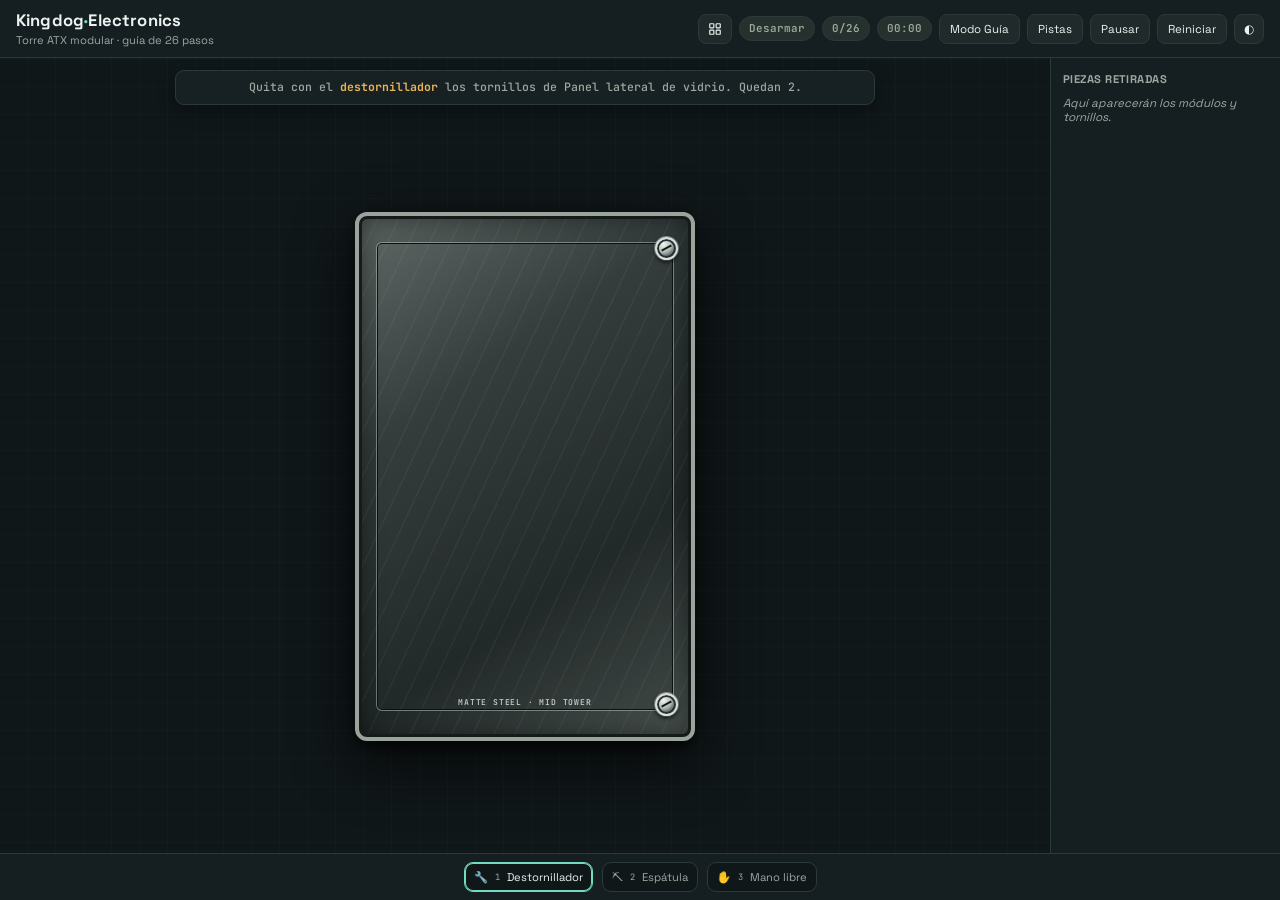
<file: pc.html>
<!DOCTYPE html>
<html lang="es">
<head>
  <meta charset="UTF-8">
  <meta name="viewport" content="width=device-width, initial-scale=1, viewport-fit=cover">
  <meta name="theme-color" content="#101619">
  <title>Kingdog · Torre de PC</title>
  <link rel="preconnect" href="https://fonts.googleapis.com">
  <link rel="preconnect" href="https://fonts.gstatic.com" crossorigin>
  <link href="https://fonts.googleapis.com/css2?family=Space+Grotesk:wght@500;600;700&family=JetBrains+Mono:wght@400;500;600&display=swap" rel="stylesheet">
  <script defer src="pc.js"></script>
  <style>
    :root {
      color-scheme: dark;
      --bg:#0b1012;--bg-2:#101719;--panel:#151e20;--panel-border:#2c393b;
      --text:#ecf2ed;--text-dim:#9aa9a1;--cyan:#73dbc0;--amber:#e7b457;
      --red:#e36b56;--green:#4ed594;--shadow:#000b;--board:#327b55;
      --case-width:340px;
    }
    * { box-sizing:border-box; }
    body { margin:0; min-height:100svh; background:var(--bg); color:var(--text); font-family:'Space Grotesk',Inter,system-ui,sans-serif; }
    button,a { font:inherit; }
    .pc-app { display:flex; flex-direction:column; min-height:100svh; height:100svh; overflow:hidden; }
    .topbar { display:flex; justify-content:space-between; align-items:center; gap:12px; padding:10px 16px; border-bottom:1px solid var(--panel-border); background:var(--panel); z-index:30; }
    .brand { min-width:0; }
    .brand h1 { margin:0; font-size:1.04rem; font-weight:700; letter-spacing:.01em; }
    .brand h1 span { color:var(--cyan); }
    .brand p { margin:2px 0 0; color:var(--text-dim); font-size:.7rem; }
    .top-controls { display:flex; align-items:center; justify-content:flex-end; gap:7px; flex-wrap:wrap; }
    .step-pill { padding:5px 9px; border:1px solid var(--panel-border); border-radius:999px; background:#26312e; color:var(--text-dim); font:600 .68rem/1.2 'JetBrains Mono',monospace; white-space:nowrap; }
    .icon-btn { display:inline-flex; align-items:center; justify-content:center; gap:6px; padding:7px 10px; border:1px solid var(--panel-border); border-radius:8px; background:#202a2b; color:var(--text); font-size:.72rem; cursor:pointer; text-decoration:none; transition:border-color .15s ease,transform .08s ease; }
    .icon-btn:hover { border-color:var(--cyan); }
    .icon-btn:active { transform:scale(.97); }
    .icon-btn svg { width:14px; height:14px; flex:none; }
    .icon-btn.icon-only { padding:7px 9px; }
    .main { display:grid; grid-template-columns:minmax(0,1fr) 230px; flex:1; min-height:0; }
    .workbench { position:relative; container-type:size; display:flex; align-items:center; justify-content:center; min-width:0; min-height:0; padding:64px 16px 22px; overflow:hidden; background:repeating-linear-gradient(0deg,transparent 0 27px,#ffffff08 28px),repeating-linear-gradient(90deg,transparent 0 27px,#ffffff08 28px),#101719; background-size:28px 28px; }
    .message-bar { position:absolute; z-index:20; top:12px; left:50%; width:min(700px,calc(100% - 28px)); min-height:34px; padding:8px 14px; border:1px solid var(--panel-border); border-radius:9px; background:#182123ed; color:var(--text-dim); font:500 .72rem/1.45 'JetBrains Mono',monospace; text-align:center; transform:translateX(-50%); box-shadow:0 7px 18px #0005; }
    .message-bar strong { color:var(--amber); }
    .case-stage { position:relative; isolation:isolate; width:min(35vw,340px); aspect-ratio:9 / 14; border-radius:17px; filter:drop-shadow(0 18px 28px var(--shadow)); }
    @supports (width:1cqh) { .case-stage { width:min(35vw,340px,48cqh); } }
    .case-shell { position:absolute; z-index:0; inset:0; overflow:hidden; border:5px solid #77817b; border-radius:15px; background:linear-gradient(145deg,#293233,#101617 32%,#252c2c 72%,#101415); box-shadow:inset 0 0 0 3px #111718,inset 0 0 22px #000b; }
    .case-shell::before { content:""; position:absolute; inset:2.5%; border:1px solid #b6c0b73b; border-radius:7px; box-shadow:inset 0 0 0 4px #080b0c88; }
    .case-shell::after { content:"ATX MID-TOWER · 2026"; position:absolute; left:5%; right:5%; bottom:1.8%; color:#aeb9b288; font:600 clamp(5px,1.2vw,7px)/1 'JetBrains Mono',monospace; letter-spacing:.1em; text-align:center; pointer-events:none; }
    .inner-rail { position:absolute; z-index:1; top:5%; bottom:5%; left:10%; width:4%; border:1px solid #89948b88; border-radius:4px; background:linear-gradient(90deg,#1b2222,#9ba69b 40%,#303837); box-shadow:0 0 0 3px #101515; }
    .motherboard { z-index:2; top:9%; left:15%; width:69%; height:74%; overflow:hidden; border:2px solid #9baf9b; border-radius:7px; background:repeating-linear-gradient(0deg,transparent 0 13px,#b9d2ab16 14px 15px),repeating-linear-gradient(90deg,transparent 0 15px,#b9d2ab10 16px 17px),linear-gradient(145deg,#276447,#16442f 56%,#1c573a); box-shadow:inset 0 0 0 3px #0b2419,inset 0 0 17px #07170eaa,0 4px 9px #0008; }
    .board-edge { position:absolute; top:9%; bottom:9%; right:5%; width:10%; border-left:2px solid #c3a757; background:repeating-linear-gradient(0deg,#ddb95b 0 2px,transparent 2px 7px); opacity:.8; }
    .board-chip { position:absolute; border:2px solid #8c9891; border-radius:4px; background:linear-gradient(145deg,#303b3b,#0f1717 60%,#515b58); box-shadow:inset 0 0 0 2px #111717,1px 2px 4px #0009; }
    .board-chip.one { left:12%; top:12%; width:18%; height:11%; }
    .board-chip.two { left:37%; bottom:12%; width:24%; height:12%; }
    .board-chip.three { right:17%; top:42%; width:15%; height:10%; }
    .board-port { position:absolute; right:0; top:13%; width:13%; height:41%; border:1px solid #afb8b1; border-right:0; border-radius:4px 0 0 4px; background:repeating-linear-gradient(0deg,#38413f 0 8px,#9ca79d 9px 10px); }
    .board-socket { position:absolute; left:25%; top:29%; width:25%; height:25%; border:4px solid #bfcbad; border-radius:5px; background:repeating-linear-gradient(0deg,#a9ad9466 0 2px,transparent 2px 5px),linear-gradient(145deg,#3a4138,#111817); box-shadow:inset 0 0 0 3px #17241c,0 0 0 1px #101613; }
    .dimm-slot { position:absolute; right:19%; width:9%; height:37%; border:1px solid #bea85c; border-radius:3px; background:linear-gradient(90deg,#1a1f1a,#9d843c,#1a211b); }
    .dimm-slot.a { top:13%; }.dimm-slot.b { top:53%; }
    .sata-ports { position:absolute; right:4%; bottom:6%; width:17%; height:12%; border:1px solid #ddb65a; border-radius:2px; background:repeating-linear-gradient(90deg,#d6b759 0 2px,#28322a 2px 6px); }
    .cpu { z-index:5; left:29%; top:33%; width:17%; height:17%; border:4px solid #c5cbb3; border-radius:5px; background:radial-gradient(circle,#8aa2a2 0 7%,#243639 17%,#101819 63%,#555f59 70%,#171e1b 78%); box-shadow:inset 0 0 0 3px #101615,0 3px 6px #000a; }
    .cpu::after { content:"CPU"; position:absolute; inset:0; display:grid; place-items:center; color:#d4dfd6aa; font:700 clamp(5px,1vw,8px)/1 'JetBrains Mono',monospace; }
    .cpu-cooler { z-index:12; left:21%; top:25%; width:34%; aspect-ratio:1; border:3px solid #7e8985; border-radius:50%; background:radial-gradient(circle,#c9d0c4 0 5%,#252c2b 7% 12%,transparent 14%),repeating-conic-gradient(from 0deg,#161c1e 0 12deg,#56605e 13deg 18deg,#242b2b 19deg 30deg); box-shadow:inset 0 0 0 5px #111718,inset 0 0 0 10px #75817d,0 5px 9px #000a; }
    .cpu-cooler::before { content:""; position:absolute; inset:18%; border:2px solid #a9b4a9; border-radius:50%; background:radial-gradient(circle,#9ca9a1 0 15%,#293331 18% 40%,#111718 44%); box-shadow:0 0 0 3px #151b1c; }
    .cooler-blades { position:absolute; inset:14%; border-radius:50%; background:repeating-conic-gradient(from 12deg,transparent 0 25deg,#c6d1c51c 26deg 31deg,transparent 32deg 45deg); }
    .ram { z-index:9; top:18%; width:8%; height:28%; border:2px solid #c2a85e; border-radius:4px; background:linear-gradient(90deg,#18251c,#678044 28%,#b0bd75 48%,#384c35 75%,#18231a); box-shadow:inset 0 0 0 2px #1b271e,0 3px 5px #0009; }
    .ram::before { content:""; position:absolute; left:13%; right:13%; top:13%; height:18%; border:1px solid #cbd5a5aa; background:#222d21; }
    .ram::after { content:""; position:absolute; left:10%; right:10%; bottom:-5px; height:5px; background:repeating-linear-gradient(90deg,#d5bd63 0 3px,#5e5733 3px 6px); }
    #ram1 { right:23%; }.ram2 { right:12%; }
    .ssd { z-index:8; left:26%; top:54%; width:42%; height:7%; border:2px solid #737d77; border-radius:5px; background:linear-gradient(100deg,#101718,#3b4643 30%,#1b2322 68%,#555e59); box-shadow:inset 0 0 0 2px #161c1c,0 3px 5px #0009; }
    .ssd::before { content:"M.2 NVMe"; position:absolute; left:12%; top:27%; color:#ccd4c8aa; font:600 clamp(5px,.95vw,7px)/1 'JetBrains Mono',monospace; }
    .gpu { z-index:14; left:18%; top:63%; width:68%; height:16%; border:2px solid #9ba5a0; border-radius:8px; background:linear-gradient(150deg,#293232,#121819 38%,#596260 51%,#1d2525 67%,#111617); box-shadow:inset 0 0 0 3px #151a1b,0 6px 11px #000b; }
    .gpu::before { content:"KINGDOG · RTX"; position:absolute; right:5%; top:10%; color:#d6dfd799; font:700 clamp(5px,.95vw,8px)/1 'JetBrains Mono',monospace; letter-spacing:.06em; }
    .gpu-fan { position:absolute; top:26%; width:32%; aspect-ratio:1; border:2px solid #8a9591; border-radius:50%; background:repeating-conic-gradient(#242b2b 0 13deg,#6e7973 14deg 22deg,#242b2b 23deg 45deg); box-shadow:inset 0 0 0 4px #171c1d; }
    .gpu-fan::after { content:""; position:absolute; inset:31%; border:2px solid #a6b0a8; border-radius:50%; background:radial-gradient(circle,#66716b,#182020 65%); }
    .gpu-fan.f1 { left:5%; }.gpu-fan.f2 { left:36%; }.gpu-fan.f3 { left:67%; }
    .gpu-contacts { position:absolute; left:21%; bottom:-3px; width:54%; height:6px; border:1px solid #79683c; background:repeating-linear-gradient(90deg,#dab85e 0 5px,#433b25 5px 8px); }
    .psu { z-index:6; left:17%; bottom:3%; width:67%; height:15%; border:2px solid #909a95; border-radius:7px; background:linear-gradient(135deg,#333a39,#151a1a 48%,#535a58); box-shadow:inset 0 0 0 3px #161b1b,0 4px 8px #0008; }
    .psu-grill { position:absolute; left:8%; top:14%; width:37%; height:72%; border:2px solid #929c96; border-radius:50%; background:repeating-conic-gradient(#1a2020 0 10deg,#89938b 11deg 14deg,#1a2020 15deg 30deg); box-shadow:inset 0 0 0 4px #171d1d; }
    .psu-grill::after { content:""; position:absolute; inset:35%; border-radius:50%; background:#68736c; }
    .psu-label { position:absolute; left:51%; top:25%; color:#c6d0c6a8; font:600 clamp(5px,.9vw,7px)/1.5 'JetBrains Mono',monospace; }
    .fan { z-index:10; width:19%; aspect-ratio:1; border:3px solid #87928c; border-radius:50%; background:repeating-conic-gradient(#212828 0 16deg,#7b8580 17deg 22deg,#212828 23deg 45deg); box-shadow:inset 0 0 0 4px #141a1a,0 4px 7px #0009; }
    .fan::after { content:""; position:absolute; inset:34%; border:2px solid #99a49a; border-radius:50%; background:radial-gradient(circle,#89938c,#182020 68%); }
    .front-fan { right:4%; top:13%; }.rear-fan { left:3%; top:13%; width:18%; }
    .side-panel { z-index:50; inset:0; overflow:hidden; border:4px solid #9aa49d; border-radius:12px; background:repeating-linear-gradient(115deg,transparent 0 17px,#ffffff0b 18px 19px),linear-gradient(145deg,#59625f 0%,#303938 32%,#202827 68%,#48514e 100%); box-shadow:inset 0 0 0 3px #151a1b,inset 0 0 24px #0008,0 5px 12px #0009; }
    .side-panel::before { content:""; position:absolute; inset:5%; border:1px solid #c9d2ce77; border-radius:6px; background:linear-gradient(145deg,#ffffff0b,#10161716); box-shadow:inset 0 0 0 1px #0b1011; }
    .side-panel::after { content:"MATTE STEEL · MID TOWER"; position:absolute; left:7%; right:7%; bottom:6%; color:#edf2edcc; font:600 clamp(6px,1vw,8px)/1 'JetBrains Mono',monospace; letter-spacing:.1em; text-align:center; }
    .component { position:absolute; cursor:grab; touch-action:none; user-select:none; transition:transform .28s cubic-bezier(.4,0,.2,1),opacity .28s ease,box-shadow .18s ease; }
    .component:active { cursor:grabbing; }
    .component.part-removed { opacity:0; pointer-events:none; }
    .part-mark { position:absolute; z-index:2; left:5px; bottom:4px; color:#f1f4efaa; font:600 clamp(5px,1.2vw,7px)/1 'JetBrains Mono',monospace; letter-spacing:.07em; pointer-events:none; white-space:nowrap; }
    .part-mark { display:none; }
    .screw { position:absolute; z-index:75; width:clamp(19px,6%,30px); aspect-ratio:1; border:2px solid #c0c8bf; border-radius:50%; background:radial-gradient(circle,#343b38 0 30%,#a6afa6 36% 46%,#414846 52%); box-shadow:0 1px 3px #000b; cursor:pointer; touch-action:none; transition:opacity .2s ease,transform .2s ease; }
    .screw::before { content:""; position:absolute; left:21%; right:21%; top:44%; height:2px; background:#161a19; transform:rotate(-28deg); }
    .screw.gone { opacity:0; pointer-events:none; transform:scale(.55); }
    .side-panel .screw { width:clamp(20px,7%,27px); border:2px solid #d9e0da; background:radial-gradient(circle at 34% 28%,#f1f4eb,#aeb8b3 43%,#394346 77%); box-shadow:inset 0 0 0 2px #273033,0 2px 4px #000c,0 0 0 1px #edf3eb88; }
    .side-panel .screw.gone { opacity:1; pointer-events:auto; transform:none; background:radial-gradient(circle,#080d0f 0 24%,#323c40 29% 44%,#c3cecd 49% 57%,#20292c 62% 100%); box-shadow:inset 0 0 0 2px #0c1214,0 1px 4px #000c,0 0 0 1px #e3ece766; }
    .side-panel .screw.gone::before { left:35%; right:35%; top:35%; height:30%; border-radius:50%; background:#080d0f; transform:none; box-shadow:0 0 0 1px #758184; }
    .screw.spinning::after { content:""; position:absolute; inset:-4px; border:2px solid transparent; border-top-color:var(--amber); border-radius:50%; animation:spin .55s linear infinite; }
    .screw.reverse.spinning::after { animation-direction:reverse; }
    @keyframes spin { to { transform:rotate(360deg); } }
    .connector { position:absolute; z-index:32; width:clamp(20px,8%,34px); height:clamp(12px,4%,19px); border:2px solid #dcc16d; border-radius:5px; background:linear-gradient(90deg,#f1dc90,#996b35 35%,#39291b); box-shadow:0 2px 5px #000a; cursor:crosshair; touch-action:none; transition:filter .18s,opacity .18s; }
    .connector::after { content:""; position:absolute; inset:3px 22%; border-radius:2px; background:repeating-linear-gradient(90deg,#171c1b 0 2px,#d9bb68 2px 3px); }
    .connector.disconnected { filter:grayscale(1); opacity:.48; }
    .connector.centered { transform:translateX(-50%); }
    .connector:focus-visible,.screw:focus-visible { outline:2px solid var(--cyan); outline-offset:3px; }
    #gpuPowerConnector { left:77%; top:62%; }
    #coolerFanConnector { left:49%; top:25%; }
    #cpuSocketConnector { left:36%; top:44%; }
    #frontFanConnector { right:13%; top:33%; }
    #rearFanConnector { left:16%; top:32%; }
    #epsConnector { left:54%; top:13%; }
    #atxConnector { left:73%; top:47%; }
    .tray-panel { display:flex; flex-direction:column; gap:10px; min-width:0; padding:14px 12px; border-left:1px solid var(--panel-border); background:var(--panel); }
    .tray-panel h2 { margin:0; color:var(--text-dim); font-size:.7rem; letter-spacing:.04em; }
    .tray-list { display:flex; flex-direction:column; gap:7px; overflow:auto; min-height:0; }
    .tray-empty { color:var(--text-dim); font-size:.73rem; font-style:italic; }
    .tray-item { display:flex; align-items:center; gap:7px; min-width:max-content; padding:7px 8px; border:1px solid var(--panel-border); border-radius:8px; background:var(--bg-2); font-size:.7rem; }
    .tray-item .swatch { width:11px; height:11px; flex:none; border-radius:3px; }
    .tray-item .count { margin-left:auto; color:var(--text-dim); }
    .tray-item.piece { cursor:grab; touch-action:none; }
    .tray-item.piece:hover { border-color:var(--cyan); }
    .tray-panel.drop-ok { box-shadow:inset 0 0 0 2px var(--green); }
    .workbench.drop-active::after { content:'SUELTA EN LA MESA O EN LA BANDEJA'; position:absolute; z-index:25; bottom:8px; left:50%; transform:translateX(-50%); padding:5px 9px; border:1px dashed var(--cyan); border-radius:999px; color:var(--text); background:var(--panel); font:600 .6rem 'JetBrains Mono',monospace; white-space:nowrap; pointer-events:none; }
    .slot-ok { box-shadow:0 0 0 3px var(--green),0 0 18px #4ed59499!important; }
    .slot-bad,.blocker-flash { box-shadow:0 0 0 3px var(--red),0 0 18px #e36b5688!important; }
    .blocked-shake { animation:shake .22s linear 2; }
    @keyframes shake { 25%{transform:translateX(-4px)} 75%{transform:translateX(4px)} }
    .xray-target { animation:hintPulse 1s ease-in-out infinite alternate; }
    @keyframes hintPulse { to { filter:drop-shadow(0 0 8px var(--amber)); } }
    .drag-ghost { position:fixed!important; z-index:1000!important; pointer-events:none!important; margin:0!important; }
    .toolbar { display:flex; justify-content:center; align-items:center; gap:9px; flex-wrap:wrap; padding:8px 12px; border-top:1px solid var(--panel-border); background:var(--panel); }
    .tool-btn { position:relative; display:flex; align-items:center; gap:7px; min-width:58px; padding:7px 9px; border:1px solid var(--panel-border); border-radius:9px; background:var(--bg-2); color:var(--text-dim); font-size:.7rem; cursor:pointer; }
    .tool-btn.selected { border-color:var(--cyan); color:var(--text); box-shadow:inset 0 0 0 1px var(--cyan); }
    .tool-btn svg { width:18px; height:18px; }
    .tool-btn kbd { color:var(--text-dim); font: .55rem 'JetBrains Mono',monospace; }
    .overlay { position:fixed; z-index:100; inset:0; display:none; place-items:center; padding:20px; background:#060a0bc9; backdrop-filter:blur(5px); }
    .overlay.show { display:grid; }
    .overlay-card { width:min(390px,100%); padding:23px; border:1px solid var(--panel-border); border-radius:17px; background:var(--panel); text-align:center; box-shadow:0 20px 70px #000b; }
    .overlay-card h2 { margin:0 0 10px; }.overlay-card p { margin:0 0 17px; color:var(--text-dim); line-height:1.5; font-size:.86rem; }
    .overlay-actions { display:flex; justify-content:center; gap:8px; flex-wrap:wrap; }
    .info-tooltip { position:fixed; z-index:1200; display:flex; flex-direction:column; gap:4px; width:max-content; max-width:min(270px,calc(100vw - 24px)); padding:9px 11px; border:1px solid #73dbc077; border-radius:10px; background:#172122f5; color:var(--text); box-shadow:0 8px 24px #0009; font-size:.76rem; line-height:1.4; pointer-events:none; opacity:0; visibility:hidden; transform:translateY(4px); transition:opacity .12s ease,transform .12s ease,visibility .12s ease; }
    .info-tooltip.visible { opacity:1; visibility:visible; transform:translateY(0); }.info-tooltip strong { color:var(--cyan); }.info-tooltip span { color:var(--text-dim); }
    .sr-only { position:absolute; width:1px; height:1px; overflow:hidden; clip:rect(0 0 0 0); white-space:nowrap; }
    @media (max-width:760px) {
      .topbar { align-items:flex-start; padding:8px 10px; }.brand p { display:none; }.top-controls { gap:5px; }.icon-btn { padding:6px 7px; font-size:.65rem; }.step-pill { padding:4px 7px; font-size:.6rem; }
      .main { grid-template-columns:minmax(0,1fr); grid-template-rows:minmax(0,1fr) auto; }.workbench { padding:51px 8px 15px; }.case-stage { width:min(67vw,310px); }
      .tray-panel { flex-direction:row; align-items:center; max-height:88px; padding:8px 10px; border-left:0; border-top:1px solid var(--panel-border); }.tray-panel h2 { display:none; }.tray-list { flex-direction:row; overflow:auto; }.tray-item { flex:none; }
      .toolbar { gap:6px; padding:7px; }.tool-btn { min-width:0; padding:6px 8px; }.tool-btn kbd { display:none; }
    }
    @media (max-width:760px) and (orientation:landscape) {
      .main { grid-template-columns:minmax(0,1fr) 150px; grid-template-rows:minmax(0,1fr); }.tray-panel { flex-direction:column; align-items:stretch; max-height:none; border-left:1px solid var(--panel-border); border-top:0; }.tray-panel h2 { display:block; }.tray-list { flex-direction:column; }.case-stage { width:min(36vw,240px,45vh); }.topbar { padding:5px 8px; }.toolbar { padding:5px; }
    }
    @media (prefers-reduced-motion:reduce) { *,*::before,*::after { transition:none!important; animation-duration:.01ms!important; } }
  </style>
</head>
<body>
<div class="pc-app" id="pcApp" data-tool="destornillador">
  <header class="topbar">
    <div class="brand"><h1>Kingdog<span>·</span>Electronics</h1><p id="modeLabel">Torre ATX modular · guía de 26 pasos</p></div>
    <div class="top-controls">
      <a class="icon-btn icon-only" href="index.html" title="Elegir otro dispositivo" aria-label="Volver a elegir dispositivo">
        <svg viewBox="0 0 24 24" fill="none" stroke="currentColor" stroke-width="2"><rect x="3" y="3" width="7" height="7" rx="1"/><rect x="14" y="3" width="7" height="7" rx="1"/><rect x="3" y="14" width="7" height="7" rx="1"/><rect x="14" y="14" width="7" height="7" rx="1"/></svg>
      </a>
      <span class="step-pill" id="goalPill">Desarmar</span><span class="step-pill" id="stepPill">0/26</span><span class="step-pill" id="timerPill">00:00</span>
      <button class="icon-btn" id="modeBtn" aria-pressed="true">Modo Guía</button>
      <button class="icon-btn" id="hintBtn" title="Resaltar la siguiente acción (H)" aria-pressed="false">Pistas</button>
      <button class="icon-btn" id="pauseBtn">Pausar</button>
      <button class="icon-btn" id="resetBtn">Reiniciar</button>
      <button class="icon-btn icon-only" id="themeBtn" title="Cambiar tema" aria-label="Cambiar tema">◐</button>
    </div>
  </header>
  <main class="main">
    <section class="workbench" id="workbench">
      <div class="message-bar" id="messageBar" role="status" aria-live="polite">Quita los tornillos del panel lateral con el destornillador.</div>
      <div class="case-stage" id="caseStage" aria-label="Modelo didáctico de torre de PC abierta">
        <div class="case-shell"><div class="inner-rail"></div></div>
        <div class="component motherboard" id="motherboard" aria-label="Placa base ATX">
          <div class="board-edge"></div><div class="board-chip one"></div><div class="board-chip two"></div><div class="board-chip three"></div>
          <div class="board-port"></div><div class="board-socket"></div><div class="dimm-slot a"></div><div class="dimm-slot b"></div><div class="sata-ports"></div>
          <div class="screw" id="screw-mobo-a" style="top:5%;left:4%"></div><div class="screw" id="screw-mobo-b" style="top:5%;right:4%"></div>
          <div class="screw" id="screw-mobo-c" style="top:48%;left:4%"></div><div class="screw" id="screw-mobo-d" style="top:48%;right:4%"></div>
          <div class="screw" id="screw-mobo-e" style="bottom:5%;left:4%"></div><div class="screw" id="screw-mobo-f" style="bottom:5%;right:4%"></div>
        </div>
        <div class="component rear-fan fan" id="rearFan" aria-label="Ventilador trasero de extracción">
          <div class="screw" id="screw-rear-a" style="top:0;left:0"></div><div class="screw" id="screw-rear-b" style="bottom:0;right:0"></div>
        </div>
        <div class="component front-fan fan" id="frontFan" aria-label="Ventilador frontal de entrada">
          <div class="screw" id="screw-front-a" style="top:0;left:0"></div><div class="screw" id="screw-front-b" style="bottom:0;right:0"></div>
        </div>
        <div class="component cpu" id="cpu" aria-label="Procesador en socket AM5"></div>
        <div class="component ssd" id="ssd" aria-label="Unidad SSD M.2 NVMe">
          <div class="screw" id="screw-ssd-a" style="right:-7%;top:10%"></div>
        </div>
        <div class="component ram" id="ram1" aria-label="Módulo de memoria RAM A">
        </div>
        <div class="component ram ram2" id="ram2" aria-label="Módulo de memoria RAM B">
        </div>
        <div class="component psu" id="psu" aria-label="Fuente de poder ATX">
          <div class="psu-grill"></div><div class="psu-label">80 PLUS GOLD<br>750 W · ATX 3.1</div>
          <div class="screw" id="screw-psu-a" style="top:8%;left:4%"></div><div class="screw" id="screw-psu-b" style="top:8%;right:4%"></div>
          <div class="screw" id="screw-psu-c" style="bottom:8%;left:4%"></div><div class="screw" id="screw-psu-d" style="bottom:8%;right:4%"></div>
        </div>
        <div class="component gpu" id="gpu" aria-label="Tarjeta gráfica de tres ventiladores">
          <div class="gpu-fan f1"></div><div class="gpu-fan f2"></div><div class="gpu-fan f3"></div><div class="gpu-contacts"></div>
          <div class="screw" id="screw-gpu-a" style="top:0;left:7%"></div><div class="screw" id="screw-gpu-b" style="top:0;right:7%"></div>
        </div>
        <div class="component cpu-cooler" id="cooler" aria-label="Disipador y ventilador del procesador"><div class="cooler-blades"></div>
          <div class="screw" id="screw-cooler-a" style="top:0;left:0"></div><div class="screw" id="screw-cooler-b" style="top:0;right:0"></div><div class="screw" id="screw-cooler-c" style="bottom:0;left:0"></div><div class="screw" id="screw-cooler-d" style="bottom:0;right:0"></div>
        </div>
        <div class="connector" id="gpuPowerConnector" role="button" tabindex="0" aria-label="Conector de alimentación de la tarjeta gráfica, conectado" aria-pressed="true"></div>
        <div class="connector" id="coolerFanConnector" role="button" tabindex="0" aria-label="Conector del ventilador del procesador, conectado" aria-pressed="true"></div>
        <div class="connector" id="cpuSocketConnector" role="button" tabindex="0" aria-label="Palanca de retención del procesador, bloqueada" aria-pressed="true"></div>
        <div class="connector" id="frontFanConnector" role="button" tabindex="0" aria-label="Conector del ventilador frontal, conectado" aria-pressed="true"></div>
        <div class="connector" id="rearFanConnector" role="button" tabindex="0" aria-label="Conector del ventilador trasero, conectado" aria-pressed="true"></div>
        <div class="connector" id="epsConnector" role="button" tabindex="0" aria-label="Conector EPS de alimentación del procesador, conectado" aria-pressed="true"></div>
        <div class="connector" id="atxConnector" role="button" tabindex="0" aria-label="Conector ATX de 24 pines, conectado" aria-pressed="true"></div>
        <div class="component side-panel" id="sidePanel" aria-label="Panel lateral opaco de acero">
          <div class="screw" id="screw-panel-a" style="top:4%;right:4%"></div><div class="screw" id="screw-panel-b" style="bottom:4%;right:4%"></div>
        </div>
      </div>
    </section>
    <aside class="tray-panel"><h2>PIEZAS RETIRADAS</h2><div class="tray-list" id="trayList"><div class="tray-empty" id="trayEmpty">Aquí aparecerán los módulos y tornillos.</div></div></aside>
  </main>
  <nav class="toolbar" aria-label="Herramientas">
    <button class="tool-btn selected" data-tool="destornillador" id="toolScrewdriver" aria-pressed="true"><span>🔧</span><kbd>1</kbd><span>Destornillador</span></button>
    <button class="tool-btn" data-tool="espatula" id="toolSpatula" aria-pressed="false"><span>⛏</span><kbd>2</kbd><span>Espátula</span></button>
    <button class="tool-btn" data-tool="mano" id="toolHand" aria-pressed="false"><span>✋</span><kbd>3</kbd><span>Mano libre</span></button>
  </nav>
</div>
<div class="overlay" id="pauseOverlay"><div class="overlay-card"><h2>Simulación en pausa</h2><p>El estado del equipo se conserva.</p><button class="icon-btn" id="resumeBtn">Continuar</button></div></div>
<div class="overlay" id="successOverlay"><div class="overlay-card"><h2 id="successTitle">Torre desmontada</h2><p id="successText">Todas las piezas están en la mesa.</p><p id="successStats"></p><div class="overlay-actions"><button class="icon-btn" id="playAgainBtn">Volver a armar</button><button class="icon-btn" id="restartBtn" hidden>Empezar de nuevo</button></div></div></div>
<div class="info-tooltip" id="infoTooltip" role="tooltip" aria-hidden="true"><strong id="infoTooltipTitle"></strong><span id="infoTooltipBody"></span></div>
</body>
</html>
</file>
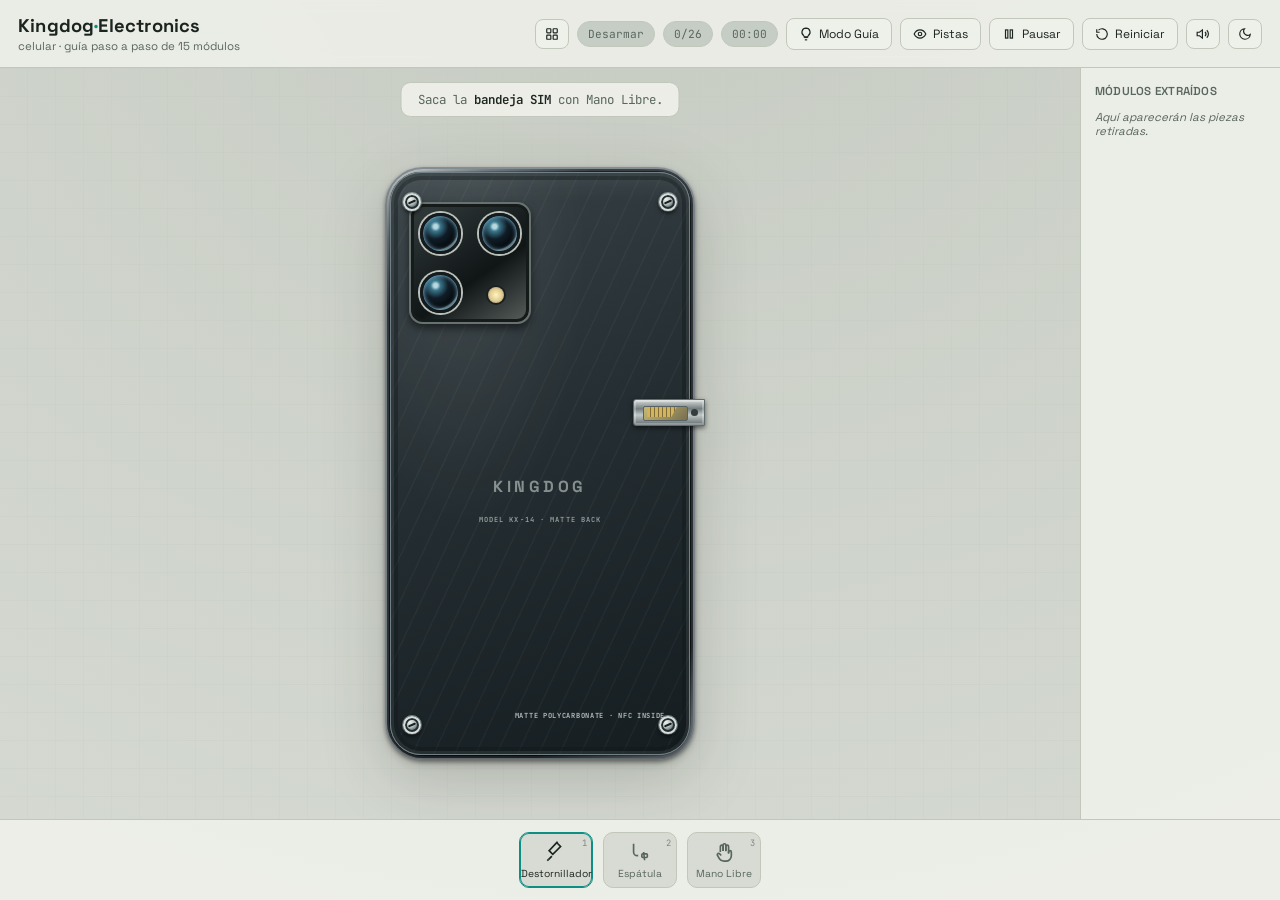
<file: smartphone.html>
<!DOCTYPE html>
<html lang="es">
<head>
<meta charset="UTF-8">
<meta name="viewport" content="width=device-width, initial-scale=1, viewport-fit=cover">
<title>Kingdog celular</title>
<link rel="preconnect" href="https://fonts.googleapis.com">
<link rel="preconnect" href="https://fonts.gstatic.com" crossorigin>
<link href="https://fonts.googleapis.com/css2?family=Space+Grotesk:wght@500;600;700&family=JetBrains+Mono:wght@400;500;600&display=swap" rel="stylesheet">
<script defer src="app.js"></script>
<style>
  :root {
    --bg: #d7dbd4;
    --bg-2: #c7ccc3;
    --panel: #eef0ea;
    --panel-border: #c1c7ba;
    --text: #1c241f;
    --text-dim: #59665d;
    --cyan: #0e8f83;
    --copper: #9a5726;
    --amber: #b5790e;
    --red: #b23e26;
    --board: #274b36;
    --board-2: #1d3a29;
    --shadow: rgba(20,30,24,0.18);
    --stage-w: min(88vw, 300px);
  }
  @media (prefers-color-scheme: dark) {
    :root:not([data-theme="light"]) {
      --bg: #11171a;
      --bg-2: #0c1113;
      --panel: #1b2426;
      --panel-border: #2b3538;
      --text: #e8ece7;
      --text-dim: #90a09a;
      --cyan: #4fd1c5;
      --copper: #cf9358;
      --amber: #f2b134;
      --red: #e6533c;
      --board: #2f6a4f;
      --board-2: #1f4735;
      --shadow: rgba(0,0,0,0.55);
    }
  }
  :root[data-theme="dark"] {
    --bg: #11171a;
    --bg-2: #0c1113;
    --panel: #1b2426;
    --panel-border: #2b3538;
    --text: #e8ece7;
    --text-dim: #90a09a;
    --cyan: #4fd1c5;
    --copper: #cf9358;
    --amber: #f2b134;
    --red: #e6533c;
    --board: #2f6a4f;
    --board-2: #1f4735;
    --shadow: rgba(0,0,0,0.55);
  }

  * { box-sizing: border-box; }
  html, body {
    height: 100%;
    margin: 0;
    background: radial-gradient(120% 140% at 50% -10%, var(--bg-2), var(--bg));
    color: var(--text);
    font-family: 'Space Grotesk', 'Segoe UI', sans-serif;
    -webkit-tap-highlight-color: transparent;
    overscroll-behavior: none;
  }
  html { scroll-padding-top: env(safe-area-inset-top, 0px); }
  @supports (height: 100dvh) {
    html, body { height: 100dvh; }
  }
  body {
    display: flex;
    flex-direction: column;
    padding-top: env(safe-area-inset-top, 0px);
    padding-bottom: env(safe-area-inset-bottom, 0px);
    user-select: none;
  }
  .app { display: flex; flex-direction: column; height: 100%; min-height: 0; }
  .mono { font-family: 'JetBrains Mono', monospace; }

  /* Top bar */
  .topbar {
    display: flex;
    align-items: center;
    justify-content: space-between;
    gap: 12px;
    padding: 14px 18px;
    border-bottom: 1px solid var(--panel-border);
    background: color-mix(in srgb, var(--panel) 88%, transparent);
    backdrop-filter: blur(6px);
    flex-wrap: wrap;
  }
  .brand { display: flex; flex-direction: column; gap: 2px; }
  .brand h1 { margin: 0; font-size: 1.15rem; font-weight: 700; letter-spacing: 0.01em; }
  .brand h1 span { color: var(--cyan); }
  .brand p { margin: 0; font-size: 0.72rem; color: var(--text-dim); }
  .top-controls { display: flex; align-items: center; gap: 8px; flex-wrap: wrap; }
  .step-pill {
    font-size: 0.7rem;
    padding: 5px 10px;
    border-radius: 999px;
    background: color-mix(in srgb, var(--board) 18%, transparent);
    border: 1px solid var(--panel-border);
    color: var(--text-dim);
  }
  .selector-link { text-decoration: none; }
  .icon-btn {
    display: inline-flex;
    align-items: center;
    gap: 6px;
    font-family: inherit;
    font-size: 0.75rem;
    color: var(--text);
    background: var(--panel);
    border: 1px solid var(--panel-border);
    border-radius: 8px;
    padding: 7px 12px;
    cursor: pointer;
    transition: transform 0.08s ease, border-color 0.15s ease;
  }
  .icon-btn:hover { border-color: var(--cyan); }
  .icon-btn:active { transform: scale(0.96); }
  .icon-btn.active { border-color: var(--amber); color: var(--amber); }
  .icon-btn svg { width: 14px; height: 14px; flex: none; }

  /* Layout*/
  .main {
    flex: 1;
    display: grid;
    grid-template-columns: minmax(0, 1fr) 200px;
    gap: 0;
    min-height: 0;
  }
  .workbench {
    position: relative;
    container-type: size;
    display: flex;
    align-items: center;
    justify-content: center;
    padding: 64px 16px 24px;
    overflow: hidden;
    background:
      repeating-linear-gradient(0deg, transparent, transparent 27px, color-mix(in srgb, var(--panel-border) 40%, transparent) 28px),
      repeating-linear-gradient(90deg, transparent, transparent 27px, color-mix(in srgb, var(--panel-border) 40%, transparent) 28px);
    background-size: 28px 28px;
  }
  .message-bar {
    position: absolute;
    top: 14px;
    left: 50%;
    transform: translateX(-50%);
    max-width: min(92%, 420px);
    text-align: center;
    font-size: 0.78rem;
    color: var(--text-dim);
    padding: 8px 16px;
    border-radius: 10px;
    background: color-mix(in srgb, var(--panel) 92%, transparent);
    border: 1px solid var(--panel-border);
  }
  .message-bar strong { color: var(--text); font-weight: 600; }

  .tray-panel {
    border-left: 1px solid var(--panel-border);
    background: color-mix(in srgb, var(--panel) 92%, transparent);
    padding: 16px 14px;
    display: flex;
    flex-direction: column;
    gap: 10px;
    min-width: 0;
  }
  .tray-panel h2 {
    margin: 0 0 2px 0;
    font-size: 0.72rem;
    letter-spacing: 0.02em;
    color: var(--text-dim);
    font-weight: 600;
  }
  .tray-list { display: flex; flex-direction: column; gap: 8px; overflow-y: auto; }
  .tray-empty { font-size: 0.72rem; color: var(--text-dim); font-style: italic; }
  .tray-item {
    display: flex;
    align-items: center;
    gap: 8px;
    padding: 7px 9px;
    border-radius: 8px;
    background: var(--bg);
    border: 1px solid var(--panel-border);
    font-size: 0.74rem;
    animation: dropIn 0.35s ease;
  }
  .tray-item .swatch { width: 12px; height: 12px; border-radius: 3px; flex: none; }
  .tray-item .count { margin-left: auto; color: var(--text-dim); }
  .tray-item.piece { cursor: grab; touch-action: none; transition: border-color 0.15s ease; }
  .tray-item.piece:hover { border-color: var(--cyan); }
  .tray-item.piece .grip { margin-left: auto; color: var(--text-dim); font-size: 0.7rem; }
  .tray-panel.drop-ok { background: color-mix(in srgb, #3ddc84 18%, var(--panel)); box-shadow: inset 0 0 0 2px #3ddc84; }
  .tray-panel { transition: background 0.15s ease, box-shadow 0.15s ease; }
  .workbench.drop-active { box-shadow: inset 0 0 0 2px color-mix(in srgb, var(--cyan) 70%, transparent); }
  .workbench.drop-active::after {
    content: 'ZONA LIBRE · SUELTA AQUÍ O EN LA BANDEJA';
    position: absolute;
    z-index: 40;
    left: 50%;
    bottom: 8px;
    transform: translateX(-50%);
    max-width: calc(100% - 16px);
    padding: 5px 9px;
    border: 1px dashed var(--cyan);
    border-radius: 999px;
    background: color-mix(in srgb, var(--panel) 92%, transparent);
    color: var(--text);
    font: 600 clamp(0.52rem, 1.7vw, 0.66rem)/1.2 'JetBrains Mono', monospace;
    text-align: center;
    pointer-events: none;
  }
  .workbench.drop-active.drop-ok { box-shadow: inset 0 0 0 3px #3ddc84; }
  .workbench.drop-active.drop-ok::after { border-color: #3ddc84; background: color-mix(in srgb, #3ddc84 18%, var(--panel)); }
  @keyframes dropIn { from { opacity: 0; transform: translateY(-6px); } to { opacity: 1; transform: translateY(0); } }

  /* Toolbar */
  .toolbar {
    display: flex;
    align-items: center;
    justify-content: center;
    gap: 10px;
    padding: 12px 16px;
    border-top: 1px solid var(--panel-border);
    background: color-mix(in srgb, var(--panel) 92%, transparent);
    flex-wrap: wrap;
  }
  .tool-btn {
    display: flex;
    flex-direction: column;
    align-items: center;
    gap: 4px;
    width: 74px;
    padding: 8px 4px 7px;
    border-radius: 10px;
    border: 1px solid var(--panel-border);
    background: var(--bg);
    color: var(--text-dim);
    cursor: pointer;
    font-family: inherit;
  }
  .tool-btn { position: relative; }
  .tool-btn kbd {
    position: absolute; top: 4px; right: 5px;
    font-family: 'JetBrains Mono', monospace; font-size: 0.55rem; color: var(--text-dim);
    opacity: 0.7;
  }
  .tool-btn:focus-visible, .icon-btn:focus-visible, .tray-item.piece:focus-visible { outline: 2px solid var(--cyan); outline-offset: 2px; }
  .tool-btn svg { width: 22px; height: 22px; }
  .tool-btn span { font-size: 0.64rem; }
  .tool-btn.selected {
    border-color: var(--cyan);
    color: var(--text);
    box-shadow: 0 0 0 1px var(--cyan) inset;
  }

  /* Interio de un celular modular */
  .phone-stage {
    position: relative;
    width: var(--stage-w);
    aspect-ratio: 9 / 17.5;
    isolation: isolate;
    filter: drop-shadow(0 18px 30px var(--shadow));
  }
  .phone-stage::before {
    content: '';
    position: absolute;
    inset: -5px;
    z-index: 0;
    border: 2px solid #89939a;
    border-radius: 38px;
    background: linear-gradient(145deg, #dce1dd 0%, #657078 9%, #20272c 18%, #11171a 86%, #849098 100%);
    box-shadow: inset 0 0 0 2px #ffffff25, 0 2px 4px #00000055;
    pointer-events: none;
  }
  .phone-underlay {
    position: absolute;
    inset: 0;
    z-index: 0;
    overflow: hidden;
    border: 1px solid #111619;
    border-radius: 32px;
    background:
      radial-gradient(ellipse at 50% 18%, #647078 0, transparent 48%),
      linear-gradient(150deg, #303b42, #13191d 50%, #354047);
    box-shadow: inset 0 0 0 3px #c7d0d044, inset 0 0 0 7px #101518;
    pointer-events: none;
  }
  .phone-underlay::before {
    content: '';
    position: absolute;
    inset: 2.5%;
    border: 1px solid #dce5e522;
    border-radius: 27px;
    background: repeating-linear-gradient(0deg, transparent 0 18px, #ffffff08 19px 20px);
  }
  .component {
    position: absolute;
    z-index: 1;
    cursor: grab;
    touch-action: none;
    user-select: none;
    transition: transform 0.35s cubic-bezier(.4,0,.2,1), opacity 0.35s ease, box-shadow 0.2s ease;
  }
  .component:active { cursor: grabbing; }
  .part-mark {
    position: absolute;
    z-index: 2;
    left: 5px;
    bottom: 4px;
    color: #f1f4efaa;
    font: 600 clamp(5px, 1.8vw, 8px)/1 'JetBrains Mono', monospace;
    letter-spacing: 0.07em;
    pointer-events: none;
    white-space: nowrap;
  }
  /* Los rótulos no quedan flotando sobre las piezas; la ficha aparece al pasar el cursor. */
  .part-mark { display: none; }
  .info-tooltip {
    position: fixed;
    z-index: 1200;
    display: flex;
    flex-direction: column;
    gap: 4px;
    width: max-content;
    max-width: min(270px, calc(100vw - 24px));
    padding: 9px 11px;
    border: 1px solid color-mix(in srgb, var(--cyan) 66%, var(--panel-border));
    border-radius: 10px;
    background: color-mix(in srgb, var(--panel) 96%, #101619);
    color: var(--text);
    box-shadow: 0 8px 24px var(--shadow);
    font-size: 0.76rem;
    line-height: 1.4;
    pointer-events: none;
    opacity: 0;
    visibility: hidden;
    transform: translateY(4px);
    transition: opacity 0.12s ease, transform 0.12s ease, visibility 0.12s ease;
  }
  .info-tooltip.visible { opacity: 1; visibility: visible; transform: translateY(0); }
  .info-tooltip strong { color: var(--cyan); font-size: 0.8rem; }
  .info-tooltip span { color: var(--text-dim); }

  /* Pantalla (capa inferior) y chasis de magnesio */
  .display-layer {
    inset: 0;
    z-index: 1;
    overflow: hidden;
    border: 3px solid #0a0e10;
    border-radius: 31px;
    background: linear-gradient(150deg, #090d10, #28343c 48%, #101619);
    box-shadow: inset 0 0 0 4px #8a959c66, inset 0 0 0 8px #111719;
  }
  .display-backing {
    position: absolute;
    inset: 5% 7%;
    overflow: hidden;
    border: 1px solid #d8e0e455;
    border-radius: 18px;
    background:
      repeating-linear-gradient(0deg, transparent 0 12px, #dce7eb0d 13px 14px),
      linear-gradient(140deg, #56616a, #20292f 45%, #859096 47%, #323b40 53%, #151b1f);
    box-shadow: inset 0 0 0 2px #00000055;
  }
  .display-backing::before {
    content: 'OLED · LTPO · 120 Hz';
    position: absolute;
    left: 8%;
    top: 7%;
    color: #e1e6e288;
    font: 600 clamp(6px, 1.8vw, 8px)/1 'JetBrains Mono', monospace;
    letter-spacing: 0.08em;
  }
  .display-grid {
    position: absolute;
    inset: 18% 9% 21%;
    border: 1px solid #ffffff20;
    border-radius: 10px;
    background: repeating-linear-gradient(90deg, transparent 0 13px, #ffffff0b 14px 15px), repeating-linear-gradient(0deg, transparent 0 18px, #ffffff08 19px 20px);
  }
  .display-flex {
    position: absolute;
    left: 46%;
    bottom: 0;
    width: 18%;
    height: 22%;
    border-radius: 3px 3px 0 0;
    background: linear-gradient(90deg, #9c612c, #e3b963 28%, #b36e32 60%, #e4bf6c);
    clip-path: polygon(20% 0, 80% 0, 100% 100%, 0 100%);
  }
  .midframe-layer {
    inset: 0;
    z-index: 2;
    overflow: hidden;
    border: 7px solid #859097;
    border-radius: 31px;
    background:
      linear-gradient(90deg, #12191d 0 4%, transparent 4% 96%, #101619 96%),
      linear-gradient(180deg, #49545a 0, #263138 12%, #6b7478 18%, #303a40 40%, #566169 72%, #222b30 100%);
    box-shadow: inset 0 0 0 2px #dce2e033, inset 0 0 0 7px #11171a66, 0 2px 4px #00000044;
  }
  .midframe-layer::before {
    content: '';
    position: absolute;
    inset: 3.5%;
    border: 2px solid #c3cbd044;
    border-radius: 24px;
    box-shadow: inset 0 0 0 4px #171e2266;
    pointer-events: none;
  }
  .frame-support {
    position: absolute;
    border-radius: 5px;
    background: linear-gradient(90deg, #9da5a5, #505a5e 45%, #aeb5b3);
    box-shadow: inset 0 1px 1px #ffffff77, 0 1px 3px #00000066;
    pointer-events: none;
  }
  .frame-support.vertical { top: 20%; bottom: 20%; left: 5%; width: 3%; }
  .frame-support.horizontal { left: 16%; right: 16%; top: 47%; height: 2%; opacity: 0.72; }
  .frame-label {
    position: absolute;
    right: 7%;
    bottom: 4%;
    color: #eef2ee99;
    font: 600 clamp(5px, 1.5vw, 7px)/1 'JetBrains Mono', monospace;
    pointer-events: none;
  }

  /* Placa base: blindajes, SoC, memoria y componentes SMD */
  .mainboard {
    z-index: 3;
    top: 11%;
    left: 8%;
    width: 84%;
    height: 38%;
    overflow: hidden;
    border: 1px solid #101913;
    border-radius: 12px 20px 10px 16px;
    background:
      repeating-linear-gradient(28deg, transparent 0 13px, #94c09a16 14px 15px),
      repeating-linear-gradient(118deg, transparent 0 22px, #cce5b10e 23px 24px),
      linear-gradient(145deg, #39724e, #183e30 50%, #255a3b);
    box-shadow: inset 0 0 0 2px #9ccaa133, 0 4px 9px #00000070;
  }
  .mainboard::before {
    content: '';
    position: absolute;
    inset: 4%;
    border: 1px solid #c5d9b525;
    border-radius: 9px;
    pointer-events: none;
  }
  .chip-package {
    position: absolute;
    display: grid;
    place-items: center;
    border: 2px solid #a2a89f;
    border-radius: 4px;
    background: repeating-linear-gradient(90deg, #1b2428 0 4px, #343e43 5px 6px);
    box-shadow: inset 0 0 0 2px #12191c, 0 2px 4px #00000088;
    color: #d7dfd8;
    font: 600 clamp(5px, 1.7vw, 8px)/1 'JetBrains Mono', monospace;
    text-align: center;
    pointer-events: none;
  }
  .chip-package.soc { left: 34%; top: 26%; width: 33%; height: 43%; border-radius: 7px; background: linear-gradient(145deg, #303b40, #101619 50%, #3f494d); }
  .chip-package.soc::after { content: 'KX · 8 CORE'; }
  .chip-package.storage { left: 7%; top: 22%; width: 20%; height: 24%; background: linear-gradient(145deg, #313b3e, #121719); }
  .chip-package.storage::after { content: 'UFS'; }
  .chip-package.power { right: 7%; top: 18%; width: 19%; height: 26%; background: linear-gradient(145deg, #7c8581, #272e30); }
  .chip-package.power::after { content: 'PMIC'; }
  .chip-package.rf { right: 8%; bottom: 13%; width: 18%; height: 22%; background: linear-gradient(145deg, #5b6564, #171c1e); }
  .chip-package.rf::after { content: 'RF'; }
  .board-shield {
    position: absolute;
    left: 8%;
    bottom: 10%;
    width: 23%;
    height: 29%;
    border: 1px solid #c3c8b7;
    border-radius: 3px;
    background: linear-gradient(145deg, #9ba39b, #4b5654 50%, #b7bdb2);
    box-shadow: inset 0 0 0 2px #28332e, 0 1px 3px #00000088;
    pointer-events: none;
  }
  .smd-row {
    position: absolute;
    width: 22%;
    height: 5%;
    background: repeating-linear-gradient(90deg, #d2b77b 0 3px, #283330 3px 7px);
    opacity: 0.84;
    pointer-events: none;
  }
  .smd-row.one { left: 38%; top: 12%; }
  .smd-row.two { left: 37%; bottom: 11%; }
  .gold-contacts {
    position: absolute;
    left: 8%;
    right: 8%;
    bottom: 3%;
    height: 3%;
    background: repeating-linear-gradient(90deg, #d8b45d 0 3px, transparent 3px 6px);
    pointer-events: none;
  }
  .board-code { position: absolute; left: 35%; bottom: 20%; color: #d8e7cf99; font: 600 clamp(4px, 1.3vw, 6px)/1 'JetBrains Mono', monospace; pointer-events: none; }

  /* Flex de sensores, bateria e bobina de carga sem fio */
  .top-sensors {
    z-index: 5;
    top: 15%;
    right: 8%;
    width: 24%;
    height: 6.5%;
    border: 1px solid #9a672f;
    border-radius: 4px;
    background: linear-gradient(90deg, #c88b3e, #7b4a29 24%, #d5a44d 52%, #8e5628);
    box-shadow: inset 0 0 0 2px #311f17aa, 0 2px 5px #00000077;
  }
  .sensor-dot {
    position: absolute;
    top: 25%;
    width: 24%;
    aspect-ratio: 1;
    border: 2px solid #d4b475;
    border-radius: 50%;
    background: radial-gradient(circle at 35% 30%, #aad8de 0 8%, #1b5360 24%, #080e12 72%);
    box-shadow: 0 0 0 2px #282b29;
  }
  .sensor-dot.first { left: 12%; }
  .sensor-dot.second { right: 12%; background: radial-gradient(circle, #14191a 0 45%, #777d74 55%, #101416 72%); }
  .top-sensors .part-mark { color: #332415; left: 50%; bottom: 3px; transform: translateX(-50%); }
  .earpiece-module {
    z-index: 5;
    top: 5%;
    left: 50%;
    width: 38%;
    height: 6%;
    border: 1px solid #986532;
    border-radius: 5px;
    background: linear-gradient(90deg, #c48b45, #704426 22%, #d6aa58 48%, #704426 75%, #c48b45);
    box-shadow: inset 0 0 0 2px #2b1d16aa, 0 2px 4px #00000088;
  }
  .earpiece-grill {
    position: absolute;
    left: 14%;
    right: 14%;
    top: 32%;
    height: 28%;
    border-radius: 8px;
    background: repeating-linear-gradient(90deg, #121719 0 2px, #687171 2px 3px);
    box-shadow: 0 0 0 1px #d2ad68;
  }
  .earpiece-module .part-mark { color:#342514;left:50%;bottom:-18%;transform:translateX(-50%); }
  .front-camera {
    z-index: 6;
    top: 12%;
    left: 50%;
    width: 15%;
    height: 8%;
    border: 2px solid #7c8788;
    border-radius: 8px;
    background: linear-gradient(145deg,#313a3d,#0f1518 62%,#697277);
    box-shadow: inset 0 0 0 2px #111719,0 2px 4px #00000088;
  }
  .front-lens {
    position:absolute;
    inset:14%;
    border:2px solid #c4cdc4;
    border-radius:50%;
    background:radial-gradient(circle at 35% 30%,#bee3e9 0 8%,#26627a 20%,#071018 66%,#657078 75%,#12191b 85%);
    box-shadow:inset 0 0 4px #a5e5ff;
  }
  .front-camera .part-mark { left:50%; bottom:-20%; transform:translateX(-50%); color:#e0e7e5; }
  .side-flex {
    z-index: 5;
    top: 38%;
    right: 5%;
    width: 10%;
    height: 27%;
    border: 1px solid #7d4c25;
    border-radius: 5px;
    background: linear-gradient(90deg, #87502b, #e3b454 38%, #b46c30 76%, #e0b65b);
    box-shadow: inset 0 0 0 2px #381f16aa, 0 2px 4px #00000066;
  }
  .side-button {
    position: absolute;
    left: 45%;
    width: 70%;
    height: 18%;
    border: 1px solid #d8dbd1;
    border-radius: 3px;
    background: linear-gradient(90deg, #596165, #d2d5cc, #555e60);
    box-shadow: 0 1px 2px #00000099;
  }
  .side-button.volume-up { top: 18%; }
  .side-button.volume-down { top: 43%; }
  .side-button.power { top: 72%; height: 15%; }
  .battery-layer {
    z-index: 6;
    top: 31%;
    left: 23%;
    width: 54%;
    height: 37%;
    overflow: hidden;
    border: 2px solid #c8c5ad;
    border-radius: 14px;
    background:
      repeating-linear-gradient(165deg, transparent 0 18px, #ffffff20 19px 20px),
      linear-gradient(155deg, #eee8d6, #bdb89f 48%, #e5dfcb 51%, #a9a58f);
    box-shadow: inset 0 0 0 2px #ffffff77, inset 0 0 0 5px #5b574a44, 0 5px 10px #00000066;
  }
  .battery-layer::before {
    content: '';
    position: absolute;
    inset: 5%;
    border: 1px solid #55554355;
    border-radius: 9px;
    pointer-events: none;
  }
  .battery-cap {
    position: absolute;
    left: 38%;
    top: -4%;
    width: 24%;
    height: 8%;
    border: 1px solid #e0dfd2;
    border-radius: 0 0 4px 4px;
    background: #565b54;
  }
  .battery-label {
    position: absolute;
    left: 13%;
    right: 13%;
    top: 22%;
    text-align: center;
    color: #3f4138;
    font: 700 clamp(6px, 2vw, 9px)/1.4 'JetBrains Mono', monospace;
    letter-spacing: 0.07em;
    pointer-events: none;
  }
  .battery-label small { display: block; font-size: 0.72em; font-weight: 500; letter-spacing: 0.03em; }
  .battery-icons { position: absolute; bottom: 12%; left: 12%; right: 12%; display: flex; justify-content: space-between; color: #53564b; font: 700 clamp(5px, 1.6vw, 7px)/1 'JetBrains Mono', monospace; pointer-events: none; }
  .battery-barcode { position: absolute; bottom: 11%; left: 37%; width: 27%; height: 10%; background: repeating-linear-gradient(90deg, #2d302a 0 1px, transparent 1px 3px); opacity: 0.65; }
  .nfc-coil {
    z-index: 7;
    top: 29%;
    left: 15%;
    width: 70%;
    height: 43%;
    overflow: hidden;
    border: 1px solid #b87f44aa;
    border-radius: 17px;
    background:
      repeating-radial-gradient(ellipse at 50% 50%, transparent 0 7px, #c7854677 8px 9px, transparent 10px 13px),
      linear-gradient(140deg, #222b2b88, #42423a99 52%, #161e20aa);
    box-shadow: inset 0 0 0 2px #d7a66544, 0 3px 7px #00000055;
  }
  .nfc-coil::before {
    content: '';
    position: absolute;
    inset: 8% 12%;
    border: 2px solid #d4944e;
    border-radius: 44%;
    box-shadow: inset 0 0 0 3px #3b2d20, inset 0 0 0 5px #c27a3d, 0 0 0 1px #f0ca7c;
    pointer-events: none;
  }
  .nfc-coil::after {
    content: 'NFC · Qi';
    position: absolute;
    top: 5%;
    left: 5%;
    color: #f0c688;
    font: 700 clamp(5px, 1.8vw, 8px)/1 'JetBrains Mono', monospace;
    letter-spacing: 0.08em;
    pointer-events: none;
  }

  /* Conjunto de tres cámaras con lentes de cristal */
  .rear-cameras {
    z-index: 8;
    top: 6%;
    left: 7%;
    width: 38%;
    height: 19%;
    border: 2px solid #677178;
    border-radius: 12px;
    background: linear-gradient(145deg, #303a40, #11171a 60%, #505c61);
    box-shadow: inset 0 0 0 2px #101416, 0 4px 8px #00000099;
  }
  .camera-lens {
    position: absolute;
    width: 34%;
    aspect-ratio: 1;
    border: 3px solid #151a1c;
    border-radius: 50%;
    background: radial-gradient(circle at 35% 30%, #b8d7df 0 6%, #387086 14%, #101d28 36%, #05090c 68%, #48525a 72%, #111619 82%);
    box-shadow: 0 0 0 2px #b9c0ba, inset 0 0 5px #91daff;
  }
  .camera-lens.one { top: 8%; left: 8%; }
  .camera-lens.two { top: 8%; right: 8%; }
  .camera-lens.three { bottom: 8%; left: 8%; }
  .camera-flash { position: absolute; right: 18%; bottom: 18%; width: 14%; aspect-ratio:1; border-radius:50%; background: radial-gradient(circle, #fff4b1, #d8c78f 55%, #64655e); box-shadow:0 0 0 2px #1b2022; }
  .camera-depth { position:absolute;right:12%;top:15%;width:8%;aspect-ratio:1;border-radius:50%;background:#11191b;box-shadow:0 0 0 2px #969f9c; }
  .rear-cameras .part-mark { right: 6px; left: auto; bottom: 5px; }

  /* Altavoz, placa secundaria USB-C y motor de vibración */
  .speaker-module {
    z-index: 9;
    left: 8%;
    bottom: 13%;
    width: 84%;
    height: 10%;
    overflow: hidden;
    border: 2px solid #111619;
    border-radius: 12px 12px 8px 8px;
    background: radial-gradient(circle, #101518 0 1px, #5c6466 1.5px 2px, #1b2225 2.5px) 0 0 / 7px 7px, linear-gradient(180deg, #30393d, #101619);
    box-shadow: inset 0 0 0 2px #a5ada955, 0 3px 7px #00000088;
  }
  .speaker-module::before { content: ''; position:absolute; inset:10% 4%; border:1px solid #aeb7b355; border-radius:8px; pointer-events:none; }
  .speaker-module::after { content: 'LOUDSPEAKER · 1.2 W'; position:absolute; right:5%; top:7%; color:#d4d8d399; font:600 clamp(4px,1.35vw,6px)/1 'JetBrains Mono',monospace; pointer-events:none; }
  .speaker-port { position:absolute;left:42%;bottom:-4%;width:16%;height:24%;border:2px solid #bbc2c2;border-radius:4px 4px 0 0;background:#0b1114; }
  .charging-board {
    z-index: 10;
    left: 20%;
    bottom: 3%;
    width: 60%;
    height: 12%;
    overflow: hidden;
    border: 1px solid #142d25;
    border-radius: 8px 8px 13px 13px;
    background: repeating-linear-gradient(25deg, transparent 0 9px, #c4a25625 10px 11px), linear-gradient(135deg, #347051, #153f32 58%, #2a6948);
    box-shadow: inset 0 0 0 2px #9dcc8944, 0 3px 7px #00000099;
  }
  .charging-board::before { content:'';position:absolute;left:12%;right:12%;top:18%;height:14%;background:repeating-linear-gradient(90deg,#d5b557 0 2px,transparent 2px 5px); }
  .usb-c-port { position:absolute;left:34%;bottom:0;width:32%;height:38%;border:2px solid #c5ccc7;border-bottom:0;border-radius:7px 7px 0 0;background:linear-gradient(180deg,#4c5556,#101518);box-shadow:inset 0 0 0 2px #11191c; }
  .usb-c-port::after { content:'';position:absolute;left:28%;right:28%;top:36%;height:23%;border-radius:3px;background:#141a1b;box-shadow:0 0 0 1px #d3b364; }
  .charging-mic { position:absolute;left:13%;bottom:18%;width:7%;aspect-ratio:1;border-radius:50%;background:#111719;box-shadow:0 0 0 2px #d1b363; }
  .charging-board .part-mark { top: 16%; left: 6%; bottom:auto; }
  .vibrator {
    z-index: 11;
    right: 7%;
    bottom: 23%;
    width: 18%;
    aspect-ratio: 1;
    border: 2px solid #687277;
    border-radius: 50%;
    background: radial-gradient(circle at 40% 35%, #f0f0dc, #929b9b 32%, #343d40 50%, #b4b9b3 63%, #495256 72%);
    box-shadow: inset 0 0 0 2px #12181b, 0 3px 6px #00000099;
  }
  .vibrator::before { content:'';position:absolute;left:48%;top:12%;width:20%;height:38%;border-radius:4px;background:#c4a75d;transform:rotate(24deg);box-shadow:0 1px 2px #000; }
  .vibrator::after { content:'TAPTIC';position:absolute;left:50%;bottom:14%;transform:translateX(-50%);color:#242a2c;font:700 clamp(4px,1.2vw,6px)/1 'JetBrains Mono',monospace; }

  /* Tapa trasera opaca: el contraste deja ver claramente los tornillos y sus alojamientos. */
  .cover-layer {
    inset: 0;
    z-index: 30;
    overflow: hidden;
    border: 1px solid #718084;
    border-radius: 31px;
    background:
      radial-gradient(ellipse at 25% 14%, #ffffff13, transparent 38%),
      repeating-linear-gradient(115deg, transparent 0 17px, #ffffff08 18px 19px),
      linear-gradient(155deg, #384246 0%, #242d31 48%, #151d21 100%);
    box-shadow: inset 0 0 0 3px #aab5b21c, inset 0 0 0 7px #10171966, inset 0 24px 36px -26px #ffffff26, 0 4px 12px #00000077;
  }

  .cover-logo {
    position: absolute;
    left: 50%;
    top: 54%;
    transform: translate(-50%,-50%);
    color: #dce4df8a;
    font: 700 clamp(10px, 4vw, 16px)/1 'Space Grotesk', sans-serif;
    letter-spacing: 0.22em;
    pointer-events: none;
  }
  .cover-model { position:absolute;left:50%;top:59%;transform:translateX(-50%);color:#d5ded9aa;font:600 clamp(5px,1.6vw,7px)/1 'JetBrains Mono',monospace;letter-spacing:.16em;pointer-events:none; }
  .cam-bump {
    position: absolute;
    top: 5%;
    left: 6%;
    width: 41%;
    height: 21%;
    border: 2px solid #68716d;
    border-radius: 14px;
    background: linear-gradient(145deg, #333c3c, #101516 60%, #59605d);
    box-shadow: inset 0 0 0 3px #151a1b, 0 4px 8px #00000088;
    pointer-events: none;
  }
  .cover-lens { position:absolute;width:34%;aspect-ratio:1;border:3px solid #151a1c;border-radius:50%;background:radial-gradient(circle at 36% 30%,#b8d8df 0 6%,#39758a 15%,#101d27 38%,#05090c 68%,#59615f 73%,#111719 82%);box-shadow:0 0 0 2px #b9c0ba,inset 0 0 5px #91daff; }
  .cover-lens.first { top:8%;left:8%; }
  .cover-lens.second { top:8%;right:8%; }
  .cover-lens.third { bottom:8%;left:8%; }
  .cover-flash { position:absolute;right:21%;bottom:16%;width:14%;aspect-ratio:1;border-radius:50%;background:radial-gradient(circle,#fff4bd,#e0ca91 55%,#74756d);box-shadow:0 0 0 2px #1a2020; }
  .cover-mark { position:absolute;right:8%;bottom:6%;color:#e4ebe6cc;font:600 clamp(5px,1.5vw,7px)/1 'JetBrains Mono',monospace;letter-spacing:.1em;pointer-events:none; }
  .sim-tray {
    z-index: 40;
    top: 39%;
    right: -5%;
    width: 24%;
    height: 4.5%;
    border: 1px solid #626b6d;
    border-radius: 3px 0 0 3px;
    background: linear-gradient(180deg, #d8dcda, #737d80 35%, #c0c8c7 60%, #626b6e);
    box-shadow: inset 0 0 0 2px #ffffff44, 0 2px 5px #00000088;
  }
  .sim-tray::before { content:'';position:absolute;left:13%;top:22%;width:61%;height:55%;border:1px solid #596265;border-radius:2px;background:linear-gradient(135deg,#c7b873,#766f50); }
  .sim-tray::after { content:'';position:absolute;right:9%;top:35%;width:10%;height:30%;border-radius:50%;background:#353d3f; }
  .sim-gold { position:absolute;left:19%;top:29%;width:42%;height:40%;background:repeating-linear-gradient(90deg,#d2b45f 0 3px,#806c39 3px 4px);clip-path:polygon(0 0,100% 0,82% 100%,0 100%); }

  /* Conectores ZIF: la espátula los levanta y vuelve a encajarlos */
  .connector {
    position: absolute;
    z-index: 22;
    display: block;
    width: clamp(20px, 13%, 38px);
    height: clamp(10px, 3.3%, 17px);
    padding: 0;
    border: 1px solid #8c572c;
    border-radius: 3px;
    background: linear-gradient(180deg, #edc372, #a36130 42%, #e7bc65 58%, #764523);
    box-shadow: inset 0 0 0 2px #402515aa, 0 2px 4px #00000099;
    cursor: crosshair;
    touch-action: none;
    transition: transform 0.22s ease, opacity 0.22s ease, box-shadow 0.22s ease;
  }
  .connector::before { content:'';position:absolute;left:18%;right:18%;top:28%;height:35%;border-radius:1px;background:repeating-linear-gradient(90deg,#e8d68e 0 2px,#744421 2px 4px); }
  .connector::after { content:'';position:absolute;right:-4px;top:20%;width:5px;height:60%;border-radius:0 2px 2px 0;background:#d3d8cf;box-shadow:0 0 0 1px #303839; }
  .connector.disconnected { transform: translateY(-7px) rotate(-4deg); opacity: 0.62; outline: 1px dashed #f5d690; outline-offset: 2px; box-shadow: 0 5px 8px #00000088; }
  .connector.centered { transform: translateX(-50%); }
  .connector.centered.disconnected { transform: translate(-50%, -7px) rotate(-4deg); }
  .connector:focus-visible { outline: 2px solid var(--cyan); outline-offset: 3px; }
  [data-tool="espatula"] .connector { cursor: crosshair; }
  .connector.blocker-flash { outline: 2px solid var(--red); }

  /* Tornillos reales y progreso de giro */
  .screw {
    position: absolute;
    width: clamp(10px, 5%, 18px);
    height: auto;
    aspect-ratio: 1;
    border: 0;
    border-radius: 50%;
    background: radial-gradient(circle at 35% 30%, #e4ddc7, #9ba19b 40%, #414b4e 75%);
    box-shadow: 0 2px 4px #00000088, inset 0 0 0 1px #171d1f, 0 0 0 1px #d4d9d277;
    cursor: pointer;
    touch-action: none;
    transition: transform 0.3s ease, opacity 0.3s ease;
  }
  .screw::after {
    content: '';
    position: absolute;
    top: 50%; left: 22%; right: 22%;
    height: 2px;
    border-radius: 2px;
    background: #182023;
    transform: translateY(-50%) rotate(-24deg);
  }
  .screw::before {
    content: '';
    position: absolute;
    inset: -4px;
    border-radius: 50%;
    opacity: 0;
    background: conic-gradient(var(--cyan) calc(var(--p, 0) * 1%), transparent 0);
    -webkit-mask: radial-gradient(circle, transparent 55%, #000 58%);
            mask: radial-gradient(circle, transparent 55%, #000 58%);
  }
  .screw.spinning::before { opacity: 1; animation: ringFill var(--hold, 550ms) linear forwards; }
  .screw.spinning::after { animation: spinLine 0.65s linear infinite; }
  .screw.spinning.reverse::after { animation-direction: reverse; }
  .screw.gone { background: radial-gradient(circle, #000000aa 0, #00000050 72%); box-shadow: inset 0 2px 4px #000000b0, 0 0 0 1px #ffffff35; }
  .screw.gone::after { opacity: 0; }
  .cover-layer .screw { width: clamp(14px, 6%, 22px); border: 2px solid #d4dedc; background: radial-gradient(circle at 34% 28%, #f0f3eb, #aeb9b6 43%, #394448 77%); box-shadow: inset 0 0 0 2px #263034, 0 2px 4px #000b, 0 0 0 1px #dfe8e088; }
  .cover-layer .screw.gone { background: radial-gradient(circle, #080d0f 0 24%, #323c40 29% 44%, #c3cecd 49% 57%, #20292c 62% 100%); box-shadow: inset 0 0 0 2px #0c1214, 0 1px 4px #000c, 0 0 0 1px #e3ece766; }
  @property --p { syntax: '<number>'; inherits: false; initial-value: 0; }
  @keyframes ringFill { from { --p: 0; } to { --p: 100; } }
  @keyframes spinLine { from { transform: translateY(-50%) rotate(0deg); } to { transform: translateY(-50%) rotate(360deg); } }

  /* Una pieza retirada deja ver su hueco y el componente que estaba debajo. */
  .phone-stage .part-removed {
    z-index: 2 !important;
    background: transparent !important;
    background-image: none !important;
    box-shadow: none !important;
    border: 2px dashed #f4f7f0aa !important;
    outline: 1px dashed #00000066;
    outline-offset: 1px;
    pointer-events: none !important;
    cursor: default;
    clip-path: none !important;
  }
  .phone-stage .cover-layer.part-removed { border-color: #d0d7d0; }
  .part-removed > * { visibility: hidden !important; }
  .part-removed::before, .part-removed::after { display: none !important; }
  .phone-stage .part-removed.slot-ok {
    border: 2px solid #3ddc84 !important;
    background: #3ddc8426 !important;
    box-shadow: 0 0 0 4px #3ddc8444, 0 0 18px #3ddc84aa !important;
  }
  .phone-stage .part-removed.slot-bad {
    border: 2px solid var(--red) !important;
    background: #e6533c26 !important;
    box-shadow: 0 0 0 4px #e6533c44, 0 0 18px #e6533caa !important;
  }
  .drag-ghost {
    position: fixed !important;
    margin: 0;
    z-index: 1000;
    pointer-events: none !important;
    transition: none;
    cursor: grabbing;
    filter: drop-shadow(0 14px 18px var(--shadow));
  }
  .blocker-flash { box-shadow: 0 0 0 3px var(--red), 0 0 14px var(--red) !important; outline: none; }

  .blocked-shake { animation: shake 0.4s ease; box-shadow: 0 0 0 2px var(--red) !important; }
  @keyframes shake {
    10%, 90% { transform: translateX(-2px); }
    20%, 80% { transform: translateX(4px); }
    30%, 50%, 70% { transform: translateX(-7px); }
    40%, 60% { transform: translateX(7px); }
  }

  .xray-target { animation: pulseGlow 1.1s ease-in-out infinite; }
  @keyframes pulseGlow {
    0%, 100% { box-shadow: 0 0 0 0 color-mix(in srgb, var(--amber) 70%, transparent); }
    50% { box-shadow: 0 0 0 8px color-mix(in srgb, var(--amber) 0%, transparent); }
  }

  .success-overlay, .pause-overlay {
    position: absolute;
    inset: 0;
    display: flex;
    align-items: center;
    justify-content: center;
    background: color-mix(in srgb, var(--bg) 82%, transparent);
    backdrop-filter: blur(2px);
    opacity: 0;
    pointer-events: none;
    transition: opacity 0.3s ease;
    flex-direction: column;
    gap: 12px;
    text-align: center;
    padding: 20px;
    z-index: 80;
  }
  .success-overlay.show, .pause-overlay.show { opacity: 1; pointer-events: auto; }
  .success-overlay h2, .pause-overlay h2 { margin: 0; font-size: 1.2rem; }
  .success-overlay p, .pause-overlay p { margin: 0; color: var(--text-dim); font-size: 0.82rem; max-width: 260px; }

  [data-tool="destornillador"] .screw { cursor: cell; }
  [data-tool="espatula"] .connector { cursor: crosshair; }
  .icon-btn.icon-only { padding: 7px 9px; }
  .timer-pill { min-width: 52px; text-align: center; }
  .stats { font-size: 0.78rem; color: var(--text); }
  .stats .record { color: var(--amber); font-weight: 600; }
  .sr-only { position: absolute; width: 1px; height: 1px; overflow: hidden; clip: rect(0 0 0 0); white-space: nowrap; }
  .paused .component, .paused .connector, .paused .screw, .paused .tool-btn, .paused .tray-panel { pointer-events: none; opacity: 0.5; }

  @supports (width: 1cqh) {
    .phone-stage { width: min(var(--stage-w), 51.42cqh); }
  }

  @media (max-width: 720px) {
    .main { grid-template-columns: minmax(0, 1fr); grid-template-rows: minmax(0, 1fr) auto; }
    .tray-panel { border-left: none; border-top: 1px solid var(--panel-border); flex-direction: row; align-items: center; max-height: 96px; min-height: 72px; padding: 10px 12px; }
    .tray-list { min-width: 0; min-height: 0; flex-direction: row; overflow-x: auto; overflow-y: hidden; }
    .tray-item { flex: 0 0 auto; }
    .tray-panel h2 { display: none; }
    :root { --stage-w: min(70vw, 260px); }
    .topbar { padding: 8px 12px; gap: 8px; }
    .brand p { display: none; }
    .top-controls { gap: 6px; }
    .icon-btn { padding: 6px 9px; white-space: nowrap; }
    .workbench { padding: 56px 12px 22px; }
    .message-bar { top: 8px; max-width: 96%; width: 96%; font-size: 0.7rem; padding: 6px 10px; }
    .toolbar { padding: 8px 10px; gap: 8px; }
  }

  /* En móvil horizontal, se aprovecha el ancho y la bandeja vuelve al lateral. */
  @media (max-width: 720px) and (orientation: landscape) {
    .main { grid-template-columns: minmax(0, 1fr) minmax(132px, 23vw); grid-template-rows: minmax(0, 1fr); }
    .tray-panel { border-left: 1px solid var(--panel-border); border-top: 0; flex-direction: column; align-items: stretch; max-height: none; min-height: 0; padding: 8px; }
    .tray-panel h2 { display: block; }
    .tray-list { min-width: 0; min-height: 0; flex-direction: column; overflow-x: hidden; overflow-y: auto; }
    .tray-item { width: 100%; }
    :root { --stage-w: min(60vw, 260px); }
    .topbar { padding: 6px 10px; gap: 6px; }
    .brand h1 { font-size: 1rem; }
    .top-controls { gap: 5px; }
    .icon-btn { min-height: 32px; padding: 4px 6px; gap: 4px; font-size: 0.66rem; }
    .icon-btn svg { width: 12px; height: 12px; }
    .step-pill { padding: 4px 7px; font-size: 0.62rem; }
    .workbench { padding: 42px 8px 20px; }
    .message-bar { top: 6px; font-size: 0.64rem; padding: 5px 8px; }
    .toolbar { padding: 6px 8px; gap: 6px; }
    .tool-btn { width: auto; min-width: 54px; flex-direction: row; gap: 5px; padding: 6px 8px; white-space: nowrap; }
    .tool-btn kbd { display: none; }
    .tool-btn svg { width: 18px; height: 18px; }
    .tool-btn span { font-size: 0.6rem; }
  }

  /* También compacta pantallas panorámicas bajas (por ejemplo, un teléfono girado). */
  @media (orientation: landscape) and (max-height: 540px) {
    .topbar { padding: 6px 10px; gap: 6px; }
    .brand h1 { font-size: 1rem; }
    .brand p { display: none; }
    .top-controls { gap: 5px; }
    .icon-btn { min-height: 32px; padding: 4px 6px; gap: 4px; font-size: 0.66rem; }
    .icon-btn svg { width: 12px; height: 12px; }
    .step-pill { padding: 4px 7px; font-size: 0.62rem; }
    .workbench { padding: 44px 10px 18px; }
    .message-bar { top: 6px; font-size: 0.66rem; padding: 5px 8px; }
    .toolbar { padding: 6px 8px; gap: 6px; }
    .tool-btn { width: auto; min-width: 54px; flex-direction: row; gap: 5px; padding: 6px 8px; white-space: nowrap; }
    .tool-btn kbd { display: none; }
    .tool-btn svg { width: 18px; height: 18px; }
    .tool-btn span { font-size: 0.64rem; }
  }

  @media (prefers-reduced-motion: reduce) {
    .info-tooltip { transition: none; }
    .screw.spinning::after { animation: none; }
    .screw.spinning::before { animation-duration: 0.01ms; }
    .xray-target { animation: none; box-shadow: 0 0 0 3px var(--amber); }
    .tray-item { animation: none; }
  }
</style>
</head>
<body>

<div class="app" id="app" data-tool="destornillador">

  <div class="topbar">
    <div class="brand">
      <h1>Kingdog<span>·</span>Electronics</h1>
      <p id="modeLabel">Smartphone modular · guía paso a paso de 15 módulos</p>
    </div>
    <div class="top-controls">
      <a class="icon-btn icon-only selector-link" href="index.html" title="Elegir otro dispositivo" aria-label="Volver a elegir dispositivo">
        <svg viewBox="0 0 24 24" fill="none" stroke="currentColor" stroke-width="2"><rect x="3" y="3" width="7" height="7" rx="1"/><rect x="14" y="3" width="7" height="7" rx="1"/><rect x="3" y="14" width="7" height="7" rx="1"/><rect x="14" y="14" width="7" height="7" rx="1"/></svg>
      </a>
      <span class="step-pill mono" id="goalPill" title="Objetivo actual">Desarmar</span>
      <span class="step-pill mono" id="stepPill">0/26</span>
      <span class="step-pill mono timer-pill" id="timerPill" title="Tiempo">00:00</span>
      <button class="icon-btn" id="modeBtn" title="Cambiar entre Modo Guía y Modo Libre" aria-pressed="true">
        <svg viewBox="0 0 24 24" fill="none" stroke="currentColor" stroke-width="2"><path d="M9 18h6"/><path d="M10 22h4"/><path d="M12 2a7 7 0 0 0-4 12.7c.6.5 1 1.3 1 2.3h6c0-1 .4-1.8 1-2.3A7 7 0 0 0 12 2Z"/></svg>
        <span id="modeBtnText">Modo Guía</span>
      </button>
      <button class="icon-btn" id="xrayBtn" title="Resaltar la siguiente pieza (H)" aria-pressed="false">
        <svg viewBox="0 0 24 24" fill="none" stroke="currentColor" stroke-width="2"><circle cx="12" cy="12" r="3"/><path d="M2 12s3.5-7 10-7 10 7 10 7-3.5 7-10 7-10-7-10-7Z"/></svg>
        Pistas
      </button>
      <button class="icon-btn" id="pauseBtn" title="Pausar (P)">
        <svg viewBox="0 0 24 24" fill="none" stroke="currentColor" stroke-width="2"><rect x="6" y="5" width="4" height="14"/><rect x="14" y="5" width="4" height="14"/></svg>
        Pausar
      </button>
      <button class="icon-btn" id="resetBtn" title="Reiniciar (R)">
        <svg viewBox="0 0 24 24" fill="none" stroke="currentColor" stroke-width="2"><path d="M3 12a9 9 0 1 0 3-6.7"/><path d="M3 4v5h5"/></svg>
        Reiniciar
      </button>
      <button class="icon-btn icon-only" id="soundBtn" title="Sonido (M)" aria-label="Activar o silenciar sonido" aria-pressed="true">
        <svg viewBox="0 0 24 24" fill="none" stroke="currentColor" stroke-width="2"><path d="M11 5 6 9H2v6h4l5 4V5Z"/><path id="soundWaves" d="M15.5 8.5a5 5 0 0 1 0 7M18.5 5.5a9 9 0 0 1 0 13"/></svg>
      </button>
      <button class="icon-btn icon-only" id="themeBtn" title="Tema claro / oscuro" aria-label="Cambiar tema claro u oscuro">
        <svg viewBox="0 0 24 24" fill="none" stroke="currentColor" stroke-width="2"><path d="M21 12.8A9 9 0 1 1 11.2 3a7 7 0 0 0 9.8 9.8Z"/></svg>
      </button>
    </div>
  </div>

  <div class="main">
    <div class="workbench" id="workbench">
      <div class="message-bar mono" id="messageBar" role="status" aria-live="polite">Selecciona el <strong>destornillador</strong> y quita los tornillos.</div>

      <div class="phone-stage" id="phoneStage" aria-label="Modelo didáctico de teléfono modular">
        <div class="phone-underlay" aria-hidden="true"></div>

        <div class="component display-layer" id="display" aria-label="Pantalla OLED y digitalizador">
          <div class="display-backing"><div class="display-grid"></div></div>
          <div class="display-flex"></div>
          <span class="part-mark">DISPLAY ASSEMBLY · 6.7 IN</span>
        </div>

        <div class="component midframe-layer" id="midFrame" aria-label="Chasis intermedio">
          <div class="frame-support vertical"></div>
          <div class="frame-support horizontal"></div>
          <span class="frame-label">AL-MG · STRUCTURAL MIDFRAME</span>
          <div class="screw" id="screw-frame-tl" style="top:5%;left:7%;"></div>
          <div class="screw" id="screw-frame-tr" style="top:5%;right:7%;"></div>
          <div class="screw" id="screw-frame-bl" style="bottom:5%;left:7%;"></div>
          <div class="screw" id="screw-frame-br" style="bottom:5%;right:7%;"></div>
        </div>

        <div class="component mainboard" id="mainboard" aria-label="Placa base con procesador y memoria">
          <div class="board-shield"></div>
          <div class="chip-package storage"></div>
          <div class="chip-package soc"></div>
          <div class="chip-package power"></div>
          <div class="chip-package rf"></div>
          <div class="smd-row one"></div><div class="smd-row two"></div>
          <div class="gold-contacts"></div>
          <span class="board-code">KINGDOG · LOGIC BOARD REV 2.4</span>
          <div class="screw" id="screw-board-tl" style="top:7%;left:7%;"></div>
          <div class="screw" id="screw-board-br" style="bottom:7%;left:80%;"></div>
          <span class="part-mark">SoC · RAM · UFS · PMIC · RF</span>
        </div>

        <div class="component top-sensors" id="topSensors" aria-label="Flex de sensores de proximidad y luz ambiental">
          <div class="sensor-dot first"></div><div class="sensor-dot second"></div>
          <span class="part-mark">PROX · ALS FLEX</span>
        </div>
        <div class="component earpiece-module" id="earpiece" aria-label="Auricular superior">
          <div class="earpiece-grill"></div><span class="part-mark">EARPIECE SPEAKER</span>
        </div>
        <div class="component front-camera" id="frontCamera" aria-label="Cámara frontal">
          <div class="front-lens"></div><span class="part-mark">SELFIE CAM</span>
        </div>

        <div class="component side-flex" id="sideFlex" aria-label="Flex de botones laterales y antena">
          <div class="side-button volume-up"></div><div class="side-button volume-down"></div><div class="side-button power"></div>
          <span class="part-mark">SIDE KEY</span>
        </div>

        <div class="component battery-layer" id="battery" aria-label="Batería de polímero de litio">
          <div class="battery-cap"></div>
          <div class="battery-label">KINGDOG ENERGY<small>Li-ion polymer · 5000 mAh · 3.87 V</small><small>DESIGNED FOR SAFE REPAIR</small></div>
          <div class="battery-barcode"></div>
          <div class="battery-icons"><span>＋</span><span>CE</span><span>♻</span><span>−</span></div>
        </div>

        <div class="component nfc-coil" id="nfcCoil" aria-label="Bobina NFC y carga inalámbrica">
          <span class="part-mark">WIRELESS CHARGING COIL</span>
        </div>

        <div class="component rear-cameras" id="rearCameras" aria-label="Módulo triple de cámaras traseras">
          <div class="camera-lens one"></div><div class="camera-lens two"></div><div class="camera-lens three"></div>
          <div class="camera-flash"></div><div class="camera-depth"></div>
          <span class="part-mark">WIDE · ULTRAWIDE · TELE</span>
        </div>

        <div class="component speaker-module" id="speaker" aria-label="Altavoz inferior">
          <div class="speaker-port"></div>
          <div class="screw" id="screw-speaker-left" style="top:16%;left:6%;"></div>
          <div class="screw" id="screw-speaker-right" style="top:16%;right:6%;"></div>
          <span class="part-mark">BOTTOM LOUDSPEAKER · ACOUSTIC SEAL</span>
        </div>

        <div class="component charging-board" id="chargingBoard" aria-label="Placa secundaria USB-C y micrófono">
          <div class="usb-c-port"></div><div class="charging-mic"></div>
          <div class="screw" id="screw-charge-left" style="top:15%;left:7%;"></div>
          <div class="screw" id="screw-charge-right" style="top:15%;right:7%;"></div>
          <span class="part-mark">USB-C SUBBOARD · MIC</span>
        </div>

        <div class="component vibrator" id="vibrator" aria-label="Motor háptico de vibración">
          <span class="part-mark">LINEAR HAPTIC</span>
        </div>

        <div class="connector centered" id="batteryConnector" role="button" tabindex="0" aria-label="Flex de batería, conectado" aria-pressed="true" style="top:29%;left:50%;"></div>
        <div class="connector" id="cameraConnector" role="button" tabindex="0" aria-label="Flex de cámaras, conectado" aria-pressed="true" style="top:22%;left:43%;"></div>
        <div class="connector" id="topSensorsConnector" role="button" tabindex="0" aria-label="Flex del módulo superior, conectado" aria-pressed="true" style="top:22%;right:16%;"></div>
        <div class="connector" id="sideFlexConnector" role="button" tabindex="0" aria-label="Flex de botones laterales, conectado" aria-pressed="true" style="top:49%;right:11%;"></div>
        <div class="connector" id="interconnectConnector" role="button" tabindex="0" aria-label="Flex de interconexión USB-C, conectado" aria-pressed="true" style="top:74%;left:63%;"></div>
        <div class="connector centered" id="displayConnector" role="button" tabindex="0" aria-label="Flex de pantalla, conectado" aria-pressed="true" style="bottom:6%;left:50%;"></div>

        <div class="component cover-layer" id="cover" aria-label="Tapa trasera opaca de policarbonato">
          <div class="cam-bump">
            <div class="cover-lens first"></div><div class="cover-lens second"></div><div class="cover-lens third"></div>
            <div class="cover-flash"></div>
          </div>
          <div class="cover-logo">KINGDOG</div>
          <div class="cover-model">MODEL KX-14 · MATTE BACK</div>
          <span class="cover-mark">MATTE POLYCARBONATE · NFC INSIDE</span>
          <div class="screw" id="screw-cover-tl" style="top:3.5%;left:4%;"></div>
          <div class="screw" id="screw-cover-tr" style="top:3.5%;right:4%;"></div>
          <div class="screw" id="screw-cover-bl" style="bottom:3.5%;left:4%;"></div>
          <div class="screw" id="screw-cover-br" style="bottom:3.5%;right:4%;"></div>
        </div>

        <div class="component sim-tray" id="simTray" aria-label="Bandeja nano-SIM">
          <div class="sim-gold"></div>
        </div>
      </div>

      <div class="pause-overlay" id="pauseOverlay">
        <h2>Pausado</h2>
        <p>El desarmado está en pausa. Reanuda cuando quieras seguir.</p>
        <button class="icon-btn" id="resumeBtn">Reanudar</button>
      </div>

      <div class="success-overlay" id="successOverlay">
        <h2 id="successTitle">Teléfono completamente desmontado</h2>
        <p id="successText">Retiraste los 15 módulos principales del teléfono. Ahora puedes volver a montarlo.</p>
        <p class="stats mono" id="successStats"></p>
        <button class="icon-btn" id="playAgainBtn">Volver a armar</button>
        <button class="icon-btn" id="restartBtn" hidden>Empezar de nuevo</button>
      </div>
    </div>

    <div class="tray-panel">
      <h2>MÓDULOS EXTRAÍDOS</h2>
      <div class="tray-list" id="trayList">
        <div class="tray-empty" id="trayEmpty">Aquí aparecerán las piezas retiradas.</div>
      </div>
    </div>
  </div>

  <div class="toolbar">
    <button class="tool-btn selected" data-tool="destornillador" aria-pressed="true" id="toolScrewdriver">
      <svg viewBox="0 0 24 24" fill="none" stroke="currentColor" stroke-width="1.8"><path d="M14 3l3 3-8.5 8.5-4-4L13 1.5z"/><path d="M4 20l3.5-3.5"/><path d="M2.5 21.5l1.5-1.5"/></svg>
      <kbd>1</kbd><span>Destornillador</span>
    </button>
    <button class="tool-btn" data-tool="espatula" aria-pressed="false" id="toolSpatula">
      <svg viewBox="0 0 24 24" fill="none" stroke="currentColor" stroke-width="1.8"><path d="M5 3v9a4 4 0 0 0 4 4h1"/><path d="M17 21l-1-9"/><rect x="14" y="14" width="6" height="4" rx="1"/></svg>
      <kbd>2</kbd><span>Espátula</span>
    </button>
    <button class="tool-btn" data-tool="mano" aria-pressed="false" id="toolHand">
      <svg viewBox="0 0 24 24" fill="none" stroke="currentColor" stroke-width="1.8"><path d="M8 12V6a1.5 1.5 0 0 1 3 0v5"/><path d="M11 11V4.5a1.5 1.5 0 0 1 3 0V11"/><path d="M14 11.2V6a1.5 1.5 0 0 1 3 0v8"/><path d="M17 13v-1a1.5 1.5 0 0 1 3 0v4a6 6 0 0 1-6 6h-2a6 6 0 0 1-5-2.7L5 15.9c-.6-.8-.4-1.7.3-2.2.6-.4 1.4-.3 2 .3l1.7 1.8"/></svg>
      <kbd>3</kbd><span>Mano Libre</span>
    </button>
  </div>
</div>

<div class="info-tooltip" id="infoTooltip" role="tooltip" aria-hidden="true">
  <strong id="infoTooltipTitle"></strong>
  <span id="infoTooltipBody"></span>
</div>
</body>
</html>
</file>
